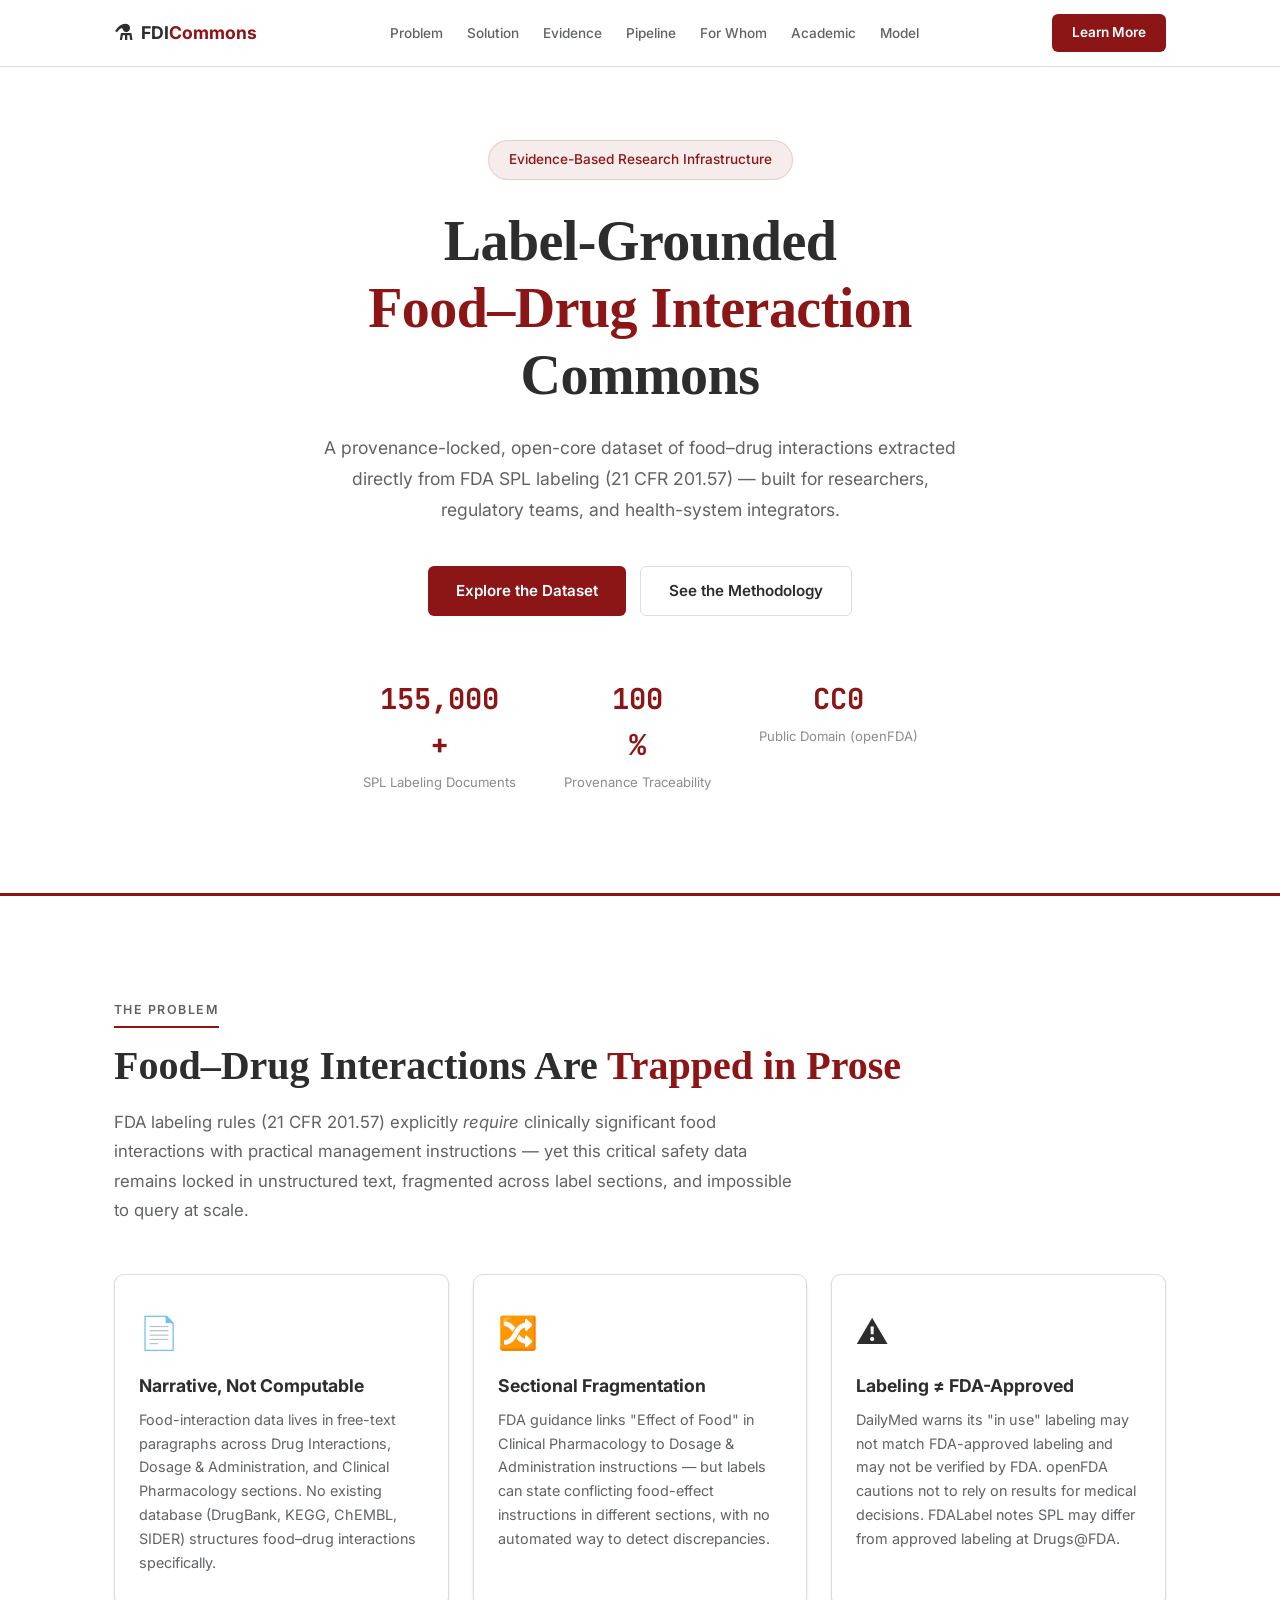
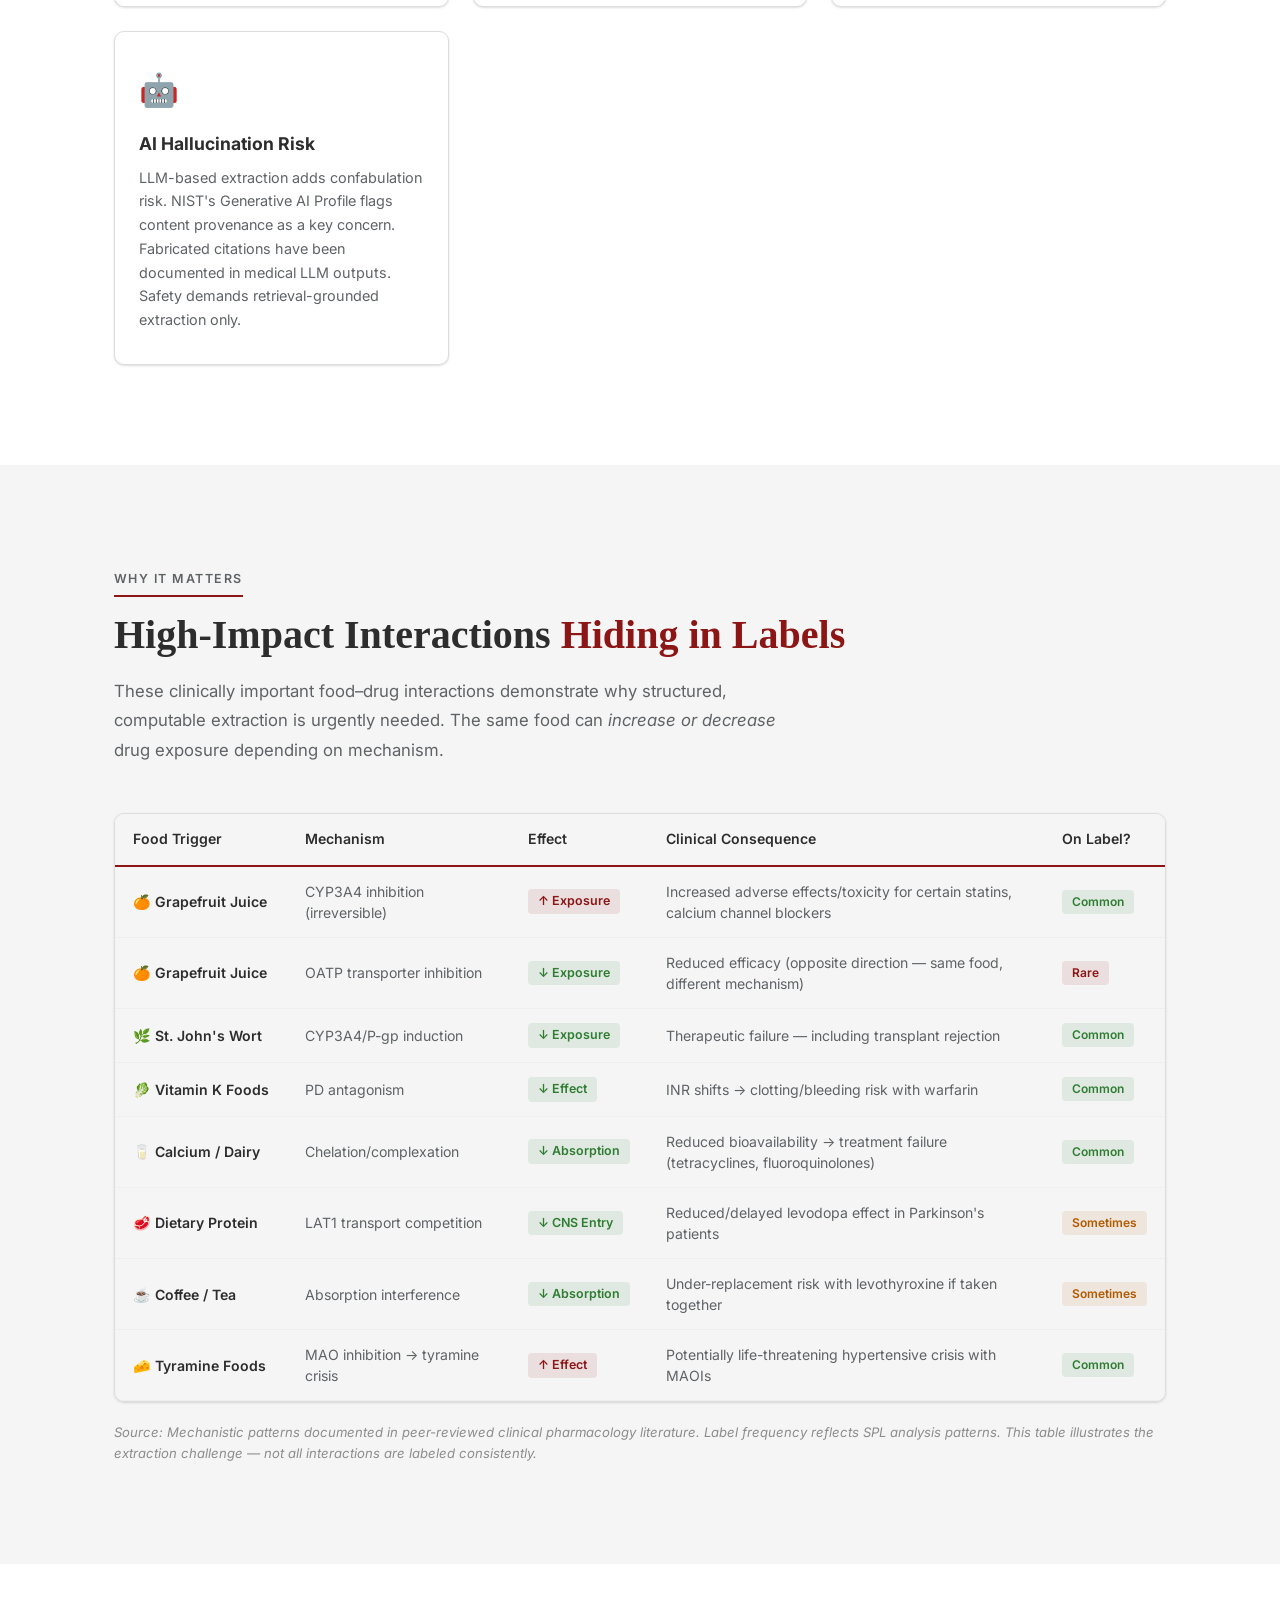
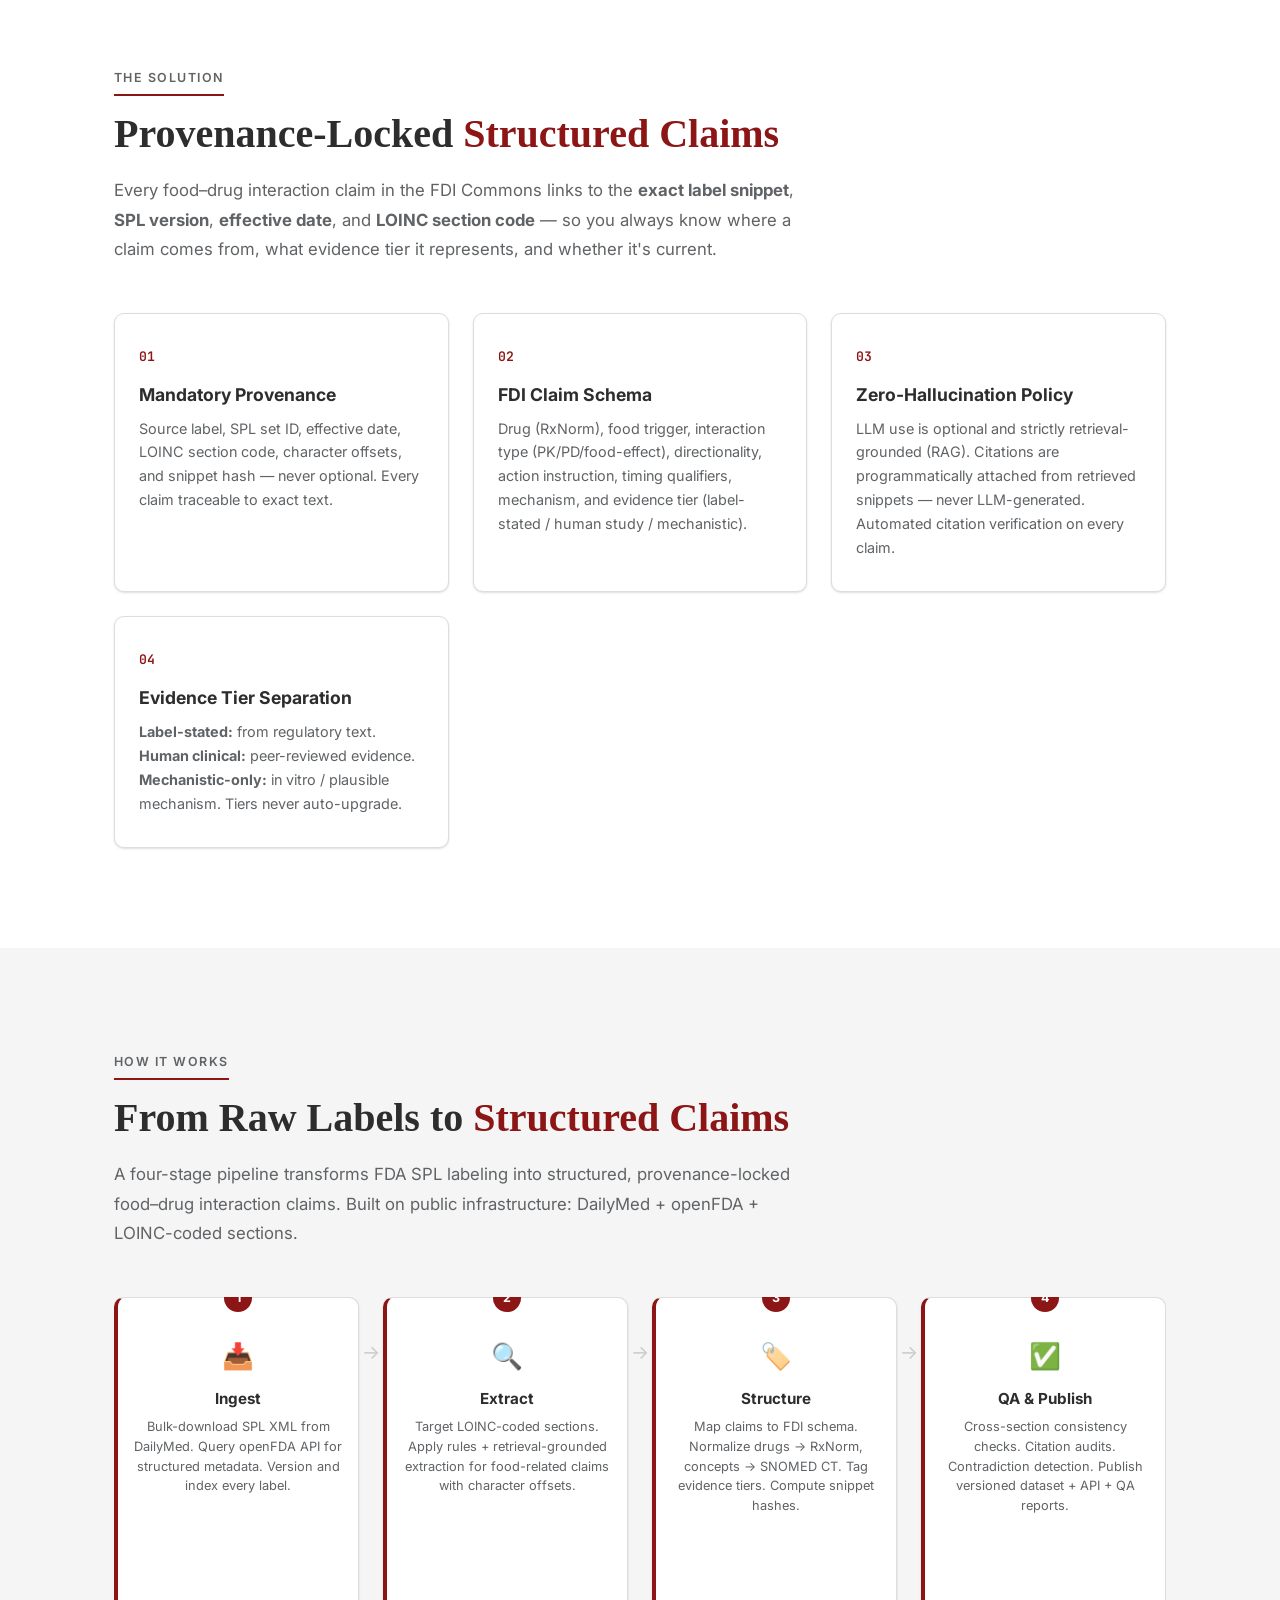
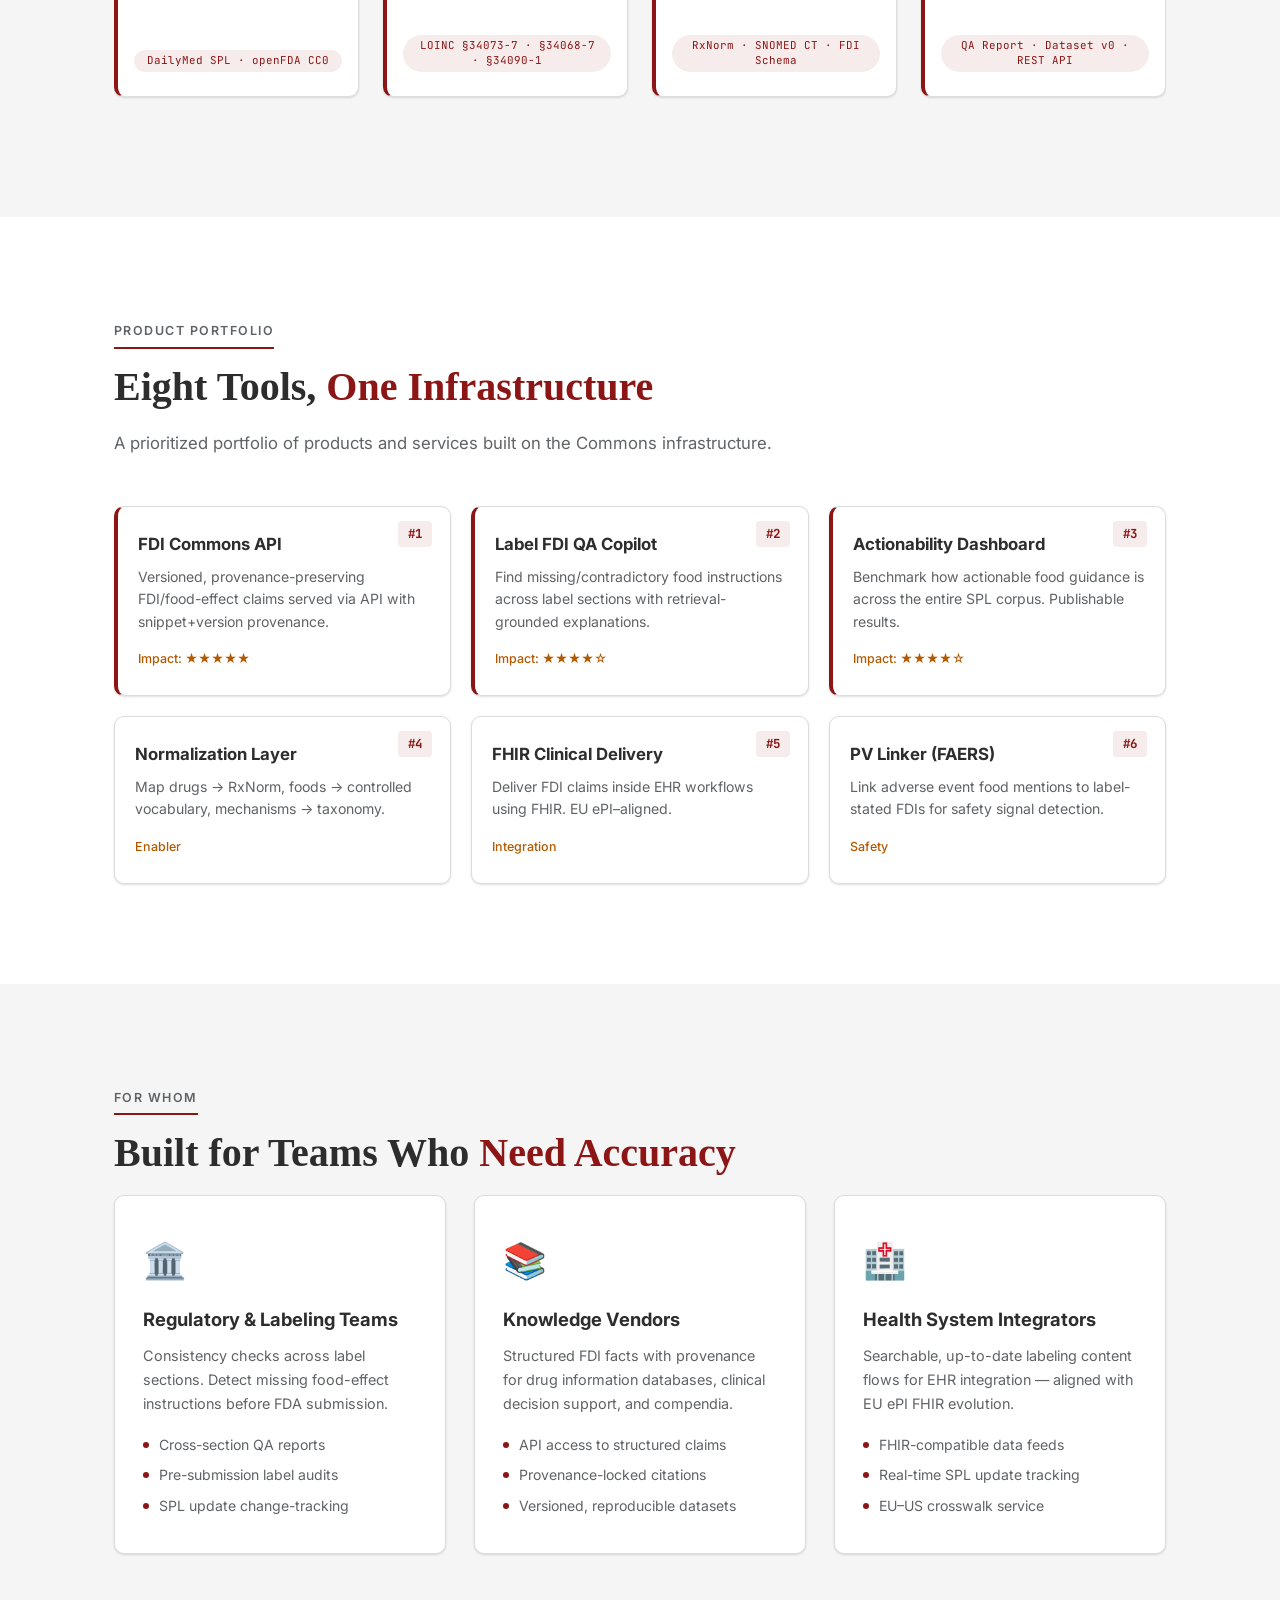
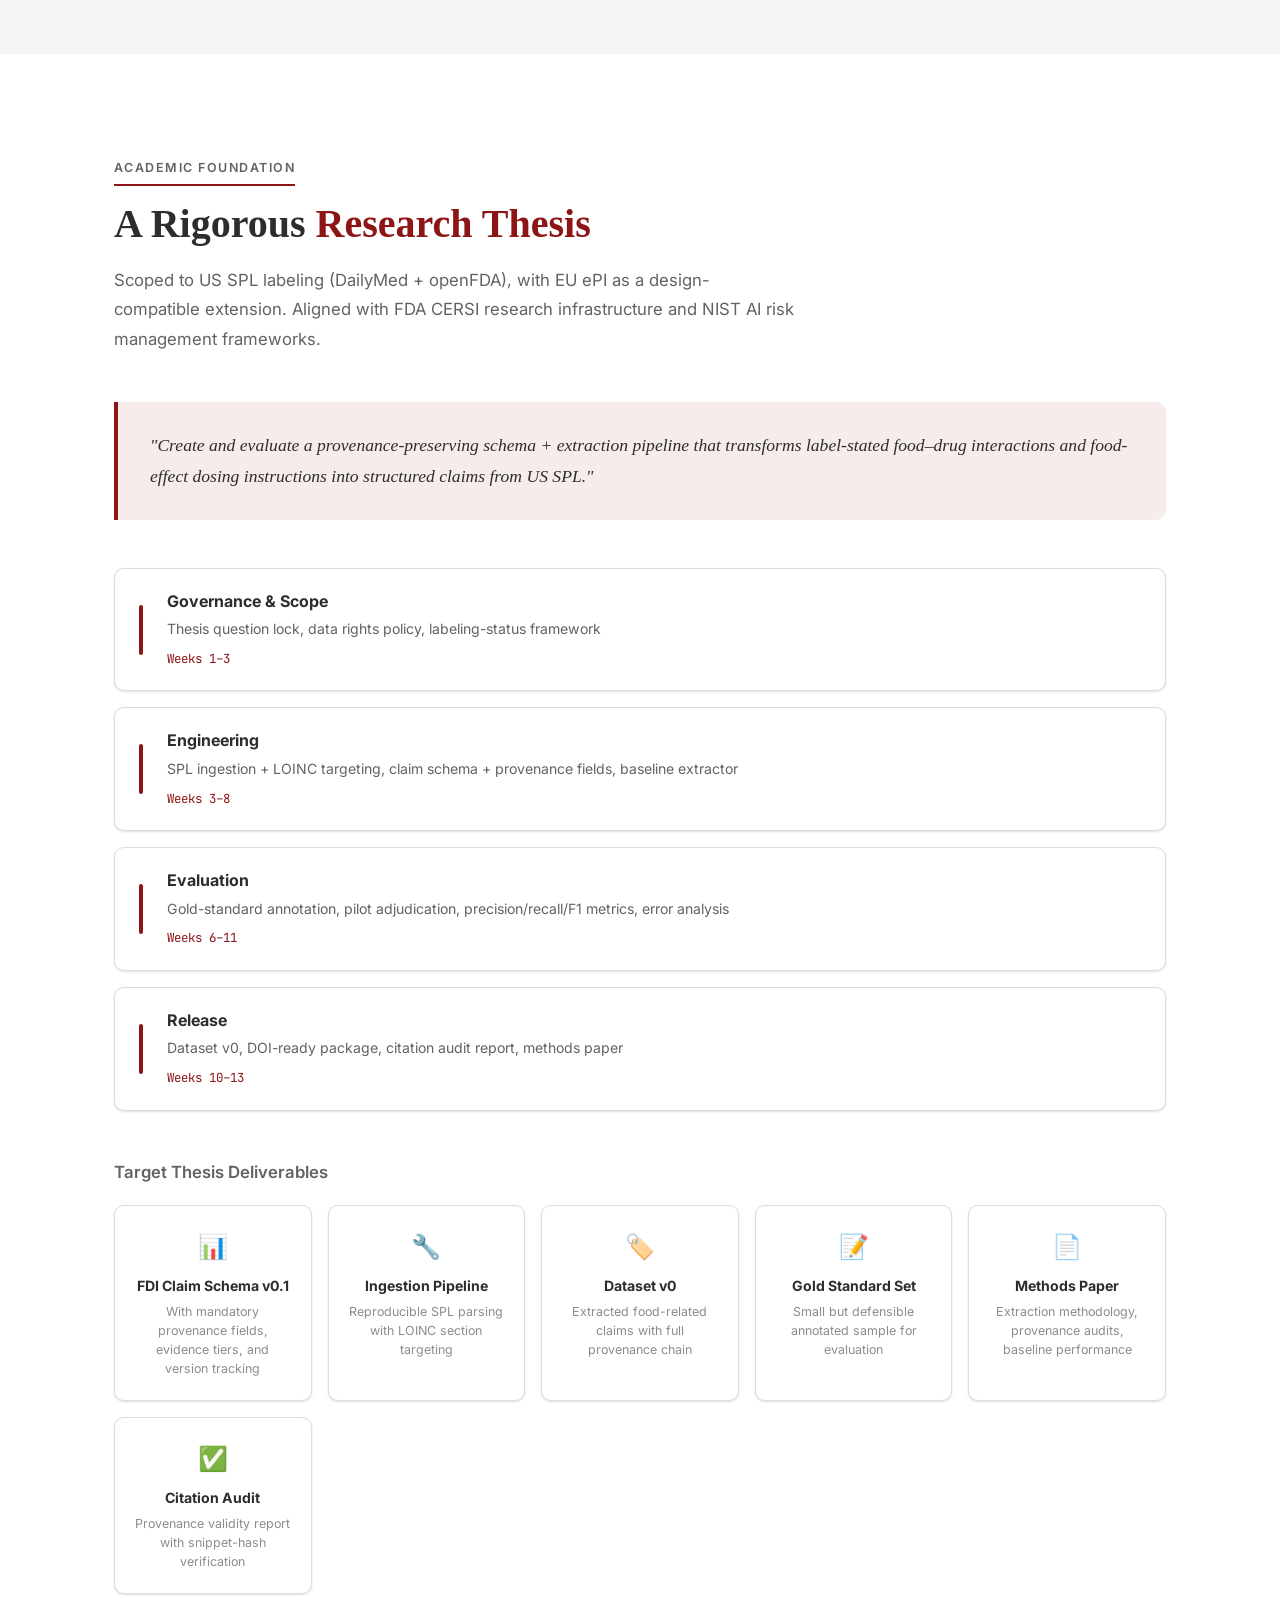
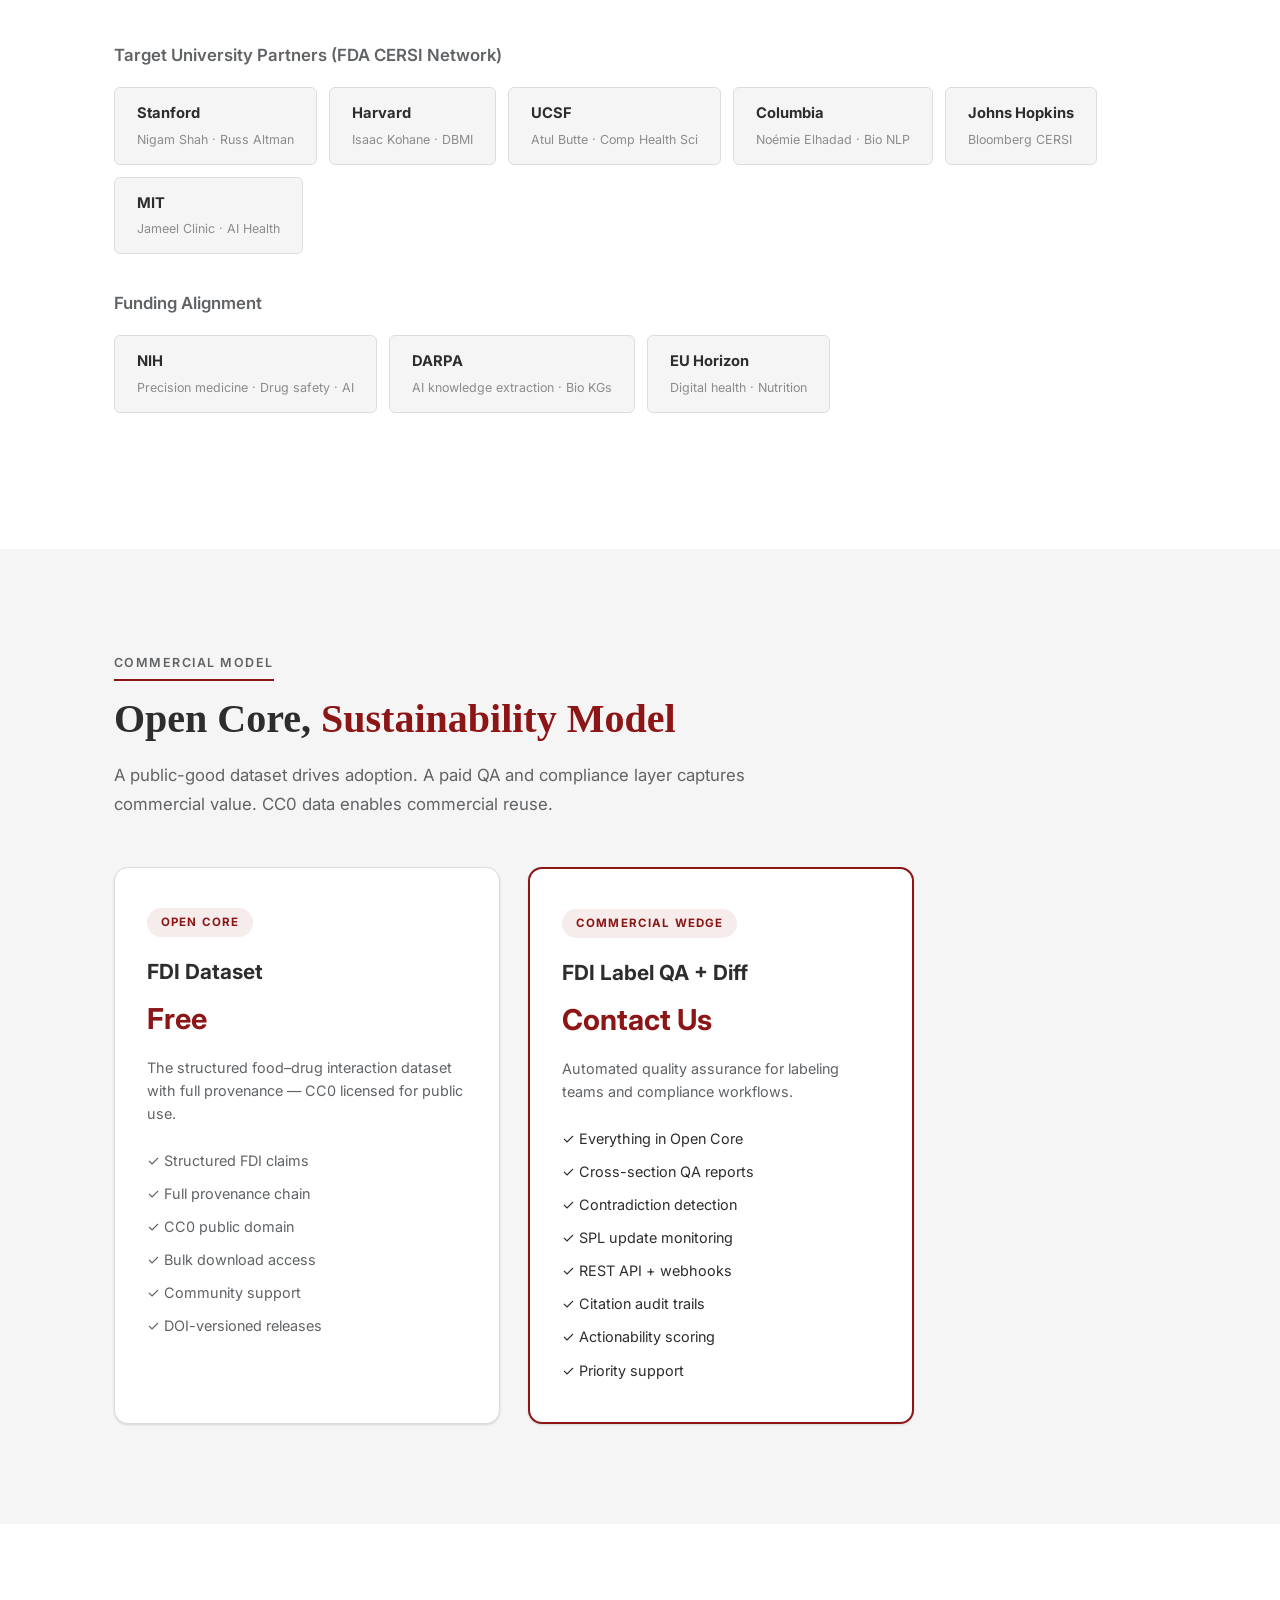
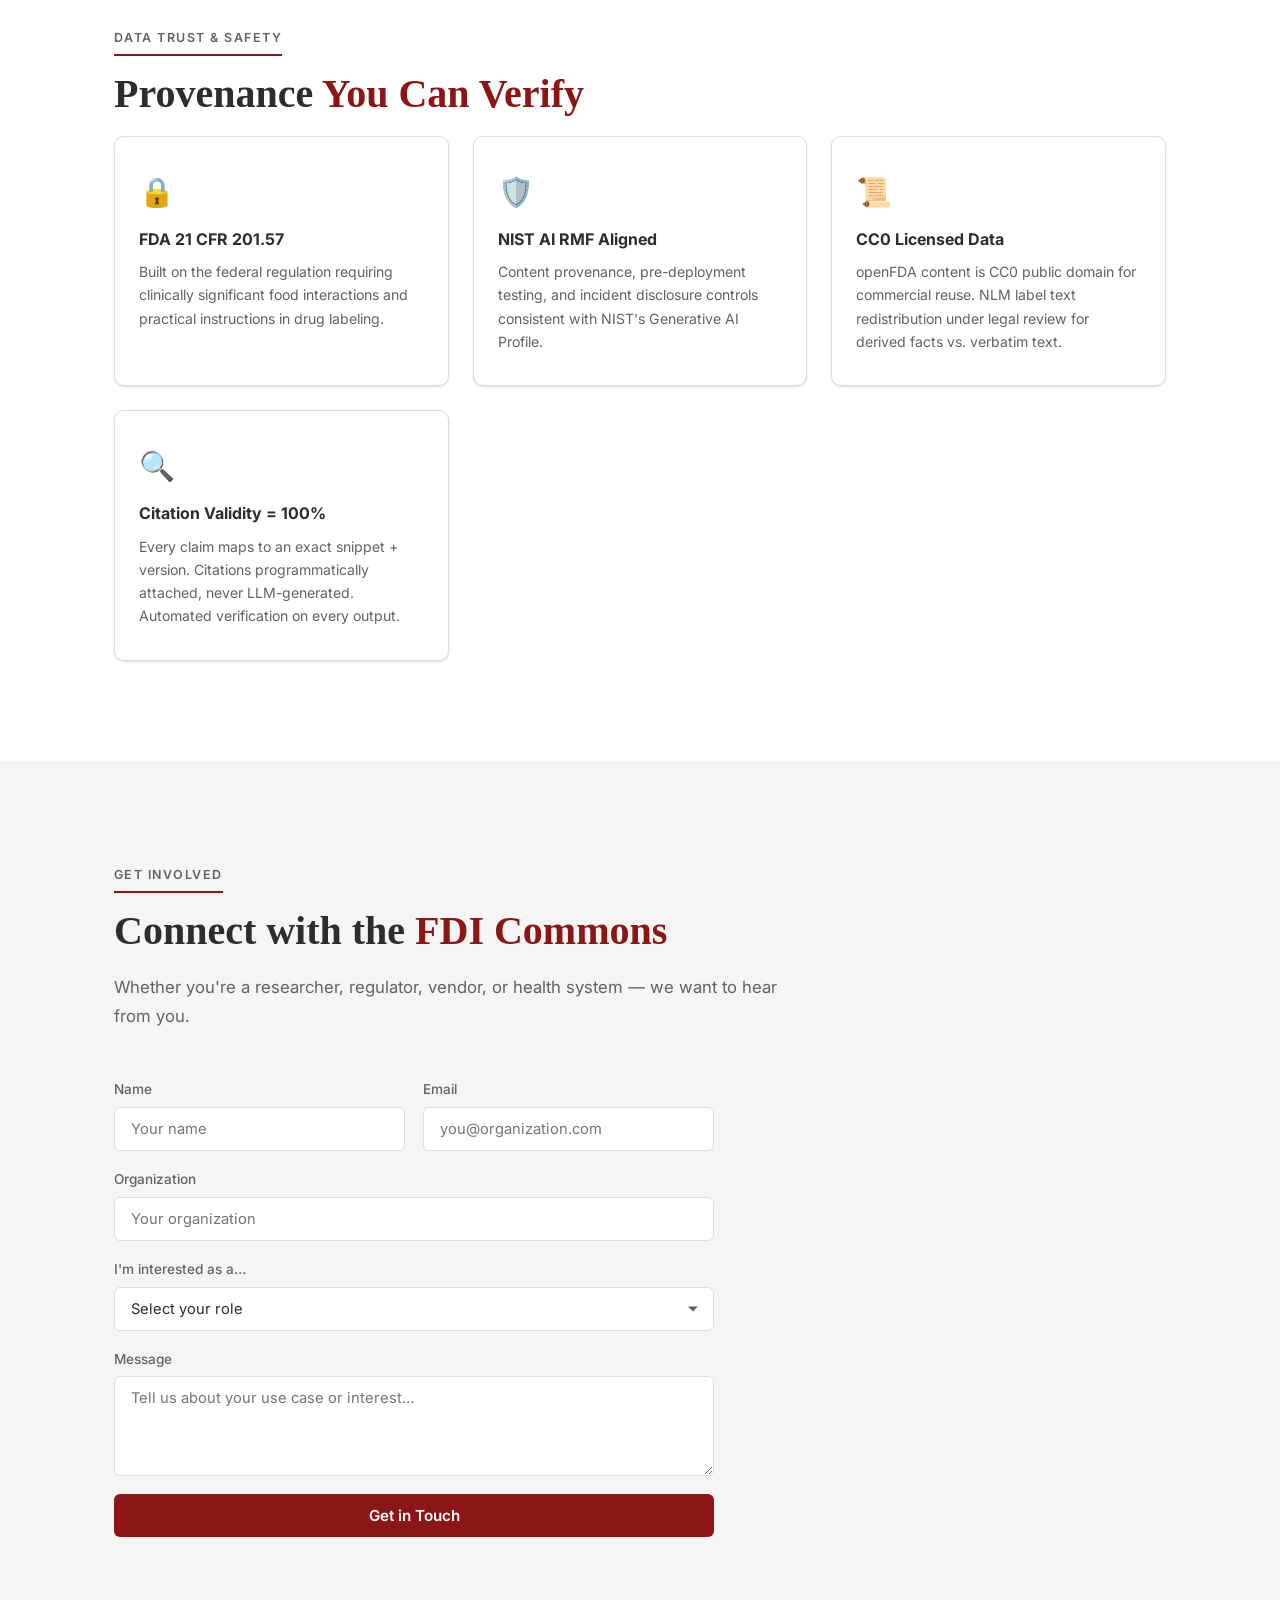
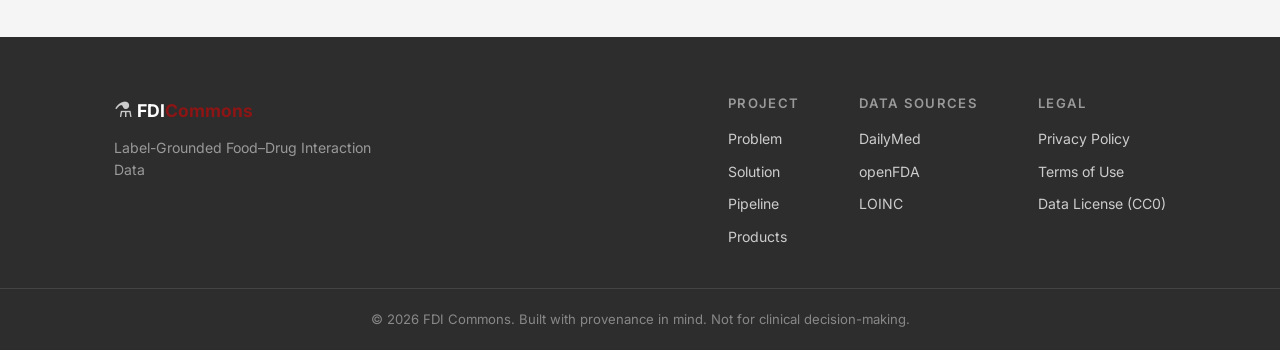
<file: landing/index.html>
<!DOCTYPE html>
<html lang="en">
<head>
  <meta charset="UTF-8" />
  <meta name="viewport" content="width=device-width, initial-scale=1.0" />
  <title>FDI Commons — Label-Grounded Food–Drug Interaction Data</title>
  <meta name="description" content="The first provenance-locked, open-core dataset of food–drug interactions extracted directly from FDA-approved drug labeling. Built for regulatory teams, knowledge vendors, and health-system integrators." />
  <link rel="preconnect" href="https://fonts.googleapis.com" />
  <link rel="preconnect" href="https://fonts.gstatic.com" crossorigin />
  <link href="https://fonts.googleapis.com/css2?family=Inter:wght@300;400;500;600;700&family=JetBrains+Mono:wght@400;500;600&display=swap" rel="stylesheet" />
  <link rel="stylesheet" href="style.css" />
</head>
<body>
  <!-- ========== NAV ========== -->
  <nav id="main-nav">
    <div class="nav-inner">
      <a href="#" class="nav-logo">
        <span class="logo-icon">⚗</span>
        <span class="logo-text">FDI<span class="logo-accent">Commons</span></span>
      </a>
      <ul class="nav-links">
        <li><a href="#problem">Problem</a></li>
        <li><a href="#solution">Solution</a></li>
        <li><a href="#evidence">Evidence</a></li>
        <li><a href="#pipeline">Pipeline</a></li>
        <li><a href="#segments">For Whom</a></li>
        <li><a href="#academic">Academic</a></li>
        <li><a href="#model">Model</a></li>
      </ul>
      <a href="#contact" class="nav-cta">Learn More</a>
    </div>
  </nav>

  <!-- ========== HERO ========== -->
  <header id="hero">
    <div class="hero-content">
      <span class="hero-badge">Evidence-Based Research Infrastructure</span>
      <h1>Label-Grounded<br/><span class="gradient-text">Food–Drug Interaction</span><br/>Commons</h1>
      <p class="hero-sub">A provenance-locked, open-core dataset of food–drug interactions extracted directly from FDA SPL labeling (21 CFR 201.57) — built for researchers, regulatory teams, and health-system integrators.</p>
      <div class="hero-actions">
        <a href="mvp/index.html" class="btn btn-primary" id="hero-cta-primary">Explore the Dataset</a>
        <a href="#pipeline" class="btn btn-outline" id="hero-cta-secondary">See the Methodology</a>
      </div>
      <div class="hero-stats">
        <div class="stat">
          <span class="stat-num" data-target="155000">0</span><span class="stat-suffix">+</span>
          <span class="stat-label">SPL Labeling Documents</span>
        </div>
        <div class="stat">
          <span class="stat-num" data-target="100">0</span><span class="stat-suffix">%</span>
          <span class="stat-label">Provenance Traceability</span>
        </div>
        <div class="stat">
          <span class="stat-num" data-target="0">CC0</span>
          <span class="stat-label">Public Domain (openFDA)</span>
        </div>
      </div>
    </div>
  </header>

  <!-- ========== PROBLEM ========== -->
  <section id="problem" class="section">
    <div class="container">
      <span class="section-label">The Problem</span>
      <h2>Food–Drug Interactions Are <span class="gradient-text">Trapped in Prose</span></h2>

      <p class="section-desc">FDA labeling rules (21 CFR 201.57) explicitly <em>require</em> clinically significant food interactions with practical management instructions — yet this critical safety data remains locked in unstructured text, fragmented across label sections, and impossible to query at scale.</p>
      <div class="problem-grid">
        <div class="problem-card" id="problem-card-1">
          <div class="problem-icon">📄</div>
          <h3>Narrative, Not Computable</h3>
          <p>Food-interaction data lives in free-text paragraphs across Drug Interactions, Dosage &amp; Administration, and Clinical Pharmacology sections. No existing database (DrugBank, KEGG, ChEMBL, SIDER) structures food–drug interactions specifically.</p>
        </div>
        <div class="problem-card" id="problem-card-2">
          <div class="problem-icon">🔀</div>
          <h3>Sectional Fragmentation</h3>
          <p>FDA guidance links "Effect of Food" in Clinical Pharmacology to Dosage &amp; Administration instructions — but labels can state conflicting food-effect instructions in different sections, with no automated way to detect discrepancies.</p>
        </div>
        <div class="problem-card" id="problem-card-3">
          <div class="problem-icon">⚠️</div>
          <h3>Labeling ≠ FDA-Approved</h3>
          <p>DailyMed warns its "in use" labeling may not match FDA-approved labeling and may not be verified by FDA. openFDA cautions not to rely on results for medical decisions. FDALabel notes SPL may differ from approved labeling at Drugs@FDA.</p>
        </div>
        <div class="problem-card" id="problem-card-4">
          <div class="problem-icon">🤖</div>
          <h3>AI Hallucination Risk</h3>
          <p>LLM-based extraction adds confabulation risk. NIST's Generative AI Profile flags content provenance as a key concern. Fabricated citations have been documented in medical LLM outputs. Safety demands retrieval-grounded extraction only.</p>
        </div>
      </div>
    </div>
  </section>

  <!-- ========== EVIDENCE: INTERACTION TABLE ========== -->
  <section id="evidence" class="section section--dark">
    <div class="container">
      <span class="section-label">Why It Matters</span>
      <h2>High-Impact Interactions <span class="gradient-text">Hiding in Labels</span></h2>
      <p class="section-desc">These clinically important food–drug interactions demonstrate why structured, computable extraction is urgently needed. The same food can <em>increase or decrease</em> drug exposure depending on mechanism.</p>
      <div class="evidence-table-wrapper">
        <table class="evidence-table" id="evidence-table">
          <thead>
            <tr>
              <th>Food Trigger</th>
              <th>Mechanism</th>
              <th>Effect</th>
              <th>Clinical Consequence</th>
              <th>On Label?</th>
            </tr>
          </thead>
          <tbody>
            <tr>
              <td><span class="food-tag">🍊 Grapefruit Juice</span></td>
              <td>CYP3A4 inhibition (irreversible)</td>
              <td><span class="dir-tag dir-increase">↑ Exposure</span></td>
              <td>Increased adverse effects/toxicity for certain statins, calcium channel blockers</td>
              <td><span class="label-tag label-yes">Common</span></td>
            </tr>
            <tr>
              <td><span class="food-tag">🍊 Grapefruit Juice</span></td>
              <td>OATP transporter inhibition</td>
              <td><span class="dir-tag dir-decrease">↓ Exposure</span></td>
              <td>Reduced efficacy (opposite direction — same food, different mechanism)</td>
              <td><span class="label-tag label-rare">Rare</span></td>
            </tr>
            <tr>
              <td><span class="food-tag">🌿 St. John's Wort</span></td>
              <td>CYP3A4/P-gp induction</td>
              <td><span class="dir-tag dir-decrease">↓ Exposure</span></td>
              <td>Therapeutic failure — including transplant rejection</td>
              <td><span class="label-tag label-yes">Common</span></td>
            </tr>
            <tr>
              <td><span class="food-tag">🥬 Vitamin K Foods</span></td>
              <td>PD antagonism</td>
              <td><span class="dir-tag dir-decrease">↓ Effect</span></td>
              <td>INR shifts → clotting/bleeding risk with warfarin</td>
              <td><span class="label-tag label-yes">Common</span></td>
            </tr>
            <tr>
              <td><span class="food-tag">🥛 Calcium / Dairy</span></td>
              <td>Chelation/complexation</td>
              <td><span class="dir-tag dir-decrease">↓ Absorption</span></td>
              <td>Reduced bioavailability → treatment failure (tetracyclines, fluoroquinolones)</td>
              <td><span class="label-tag label-yes">Common</span></td>
            </tr>
            <tr>
              <td><span class="food-tag">🥩 Dietary Protein</span></td>
              <td>LAT1 transport competition</td>
              <td><span class="dir-tag dir-decrease">↓ CNS Entry</span></td>
              <td>Reduced/delayed levodopa effect in Parkinson's patients</td>
              <td><span class="label-tag label-some">Sometimes</span></td>
            </tr>
            <tr>
              <td><span class="food-tag">☕ Coffee / Tea</span></td>
              <td>Absorption interference</td>
              <td><span class="dir-tag dir-decrease">↓ Absorption</span></td>
              <td>Under-replacement risk with levothyroxine if taken together</td>
              <td><span class="label-tag label-some">Sometimes</span></td>
            </tr>
            <tr>
              <td><span class="food-tag">🧀 Tyramine Foods</span></td>
              <td>MAO inhibition → tyramine crisis</td>
              <td><span class="dir-tag dir-increase">↑ Effect</span></td>
              <td>Potentially life-threatening hypertensive crisis with MAOIs</td>
              <td><span class="label-tag label-yes">Common</span></td>
            </tr>
          </tbody>
        </table>
      </div>
      <p class="evidence-note">Source: Mechanistic patterns documented in peer-reviewed clinical pharmacology literature. Label frequency reflects SPL analysis patterns. This table illustrates the extraction challenge — not all interactions are labeled consistently.</p>
    </div>
  </section>

  <!-- ========== SOLUTION ========== -->
  <section id="solution" class="section">
    <div class="container">
      <span class="section-label">The Solution</span>
      <h2>Provenance-Locked <span class="gradient-text">Structured Claims</span></h2>
      <p class="section-desc">Every food–drug interaction claim in the FDI Commons links to the <strong>exact label snippet</strong>, <strong>SPL version</strong>, <strong>effective date</strong>, and <strong>LOINC section code</strong> — so you always know where a claim comes from, what evidence tier it represents, and whether it's current.</p>
      <div class="solution-features">
        <div class="feature-card" id="feature-provenance">
          <div class="feature-num">01</div>
          <h3>Mandatory Provenance</h3>
          <p>Source label, SPL set ID, effective date, LOINC section code, character offsets, and snippet hash — never optional. Every claim traceable to exact text.</p>
        </div>
        <div class="feature-card" id="feature-schema">
          <div class="feature-num">02</div>
          <h3>FDI Claim Schema</h3>
          <p>Drug (RxNorm), food trigger, interaction type (PK/PD/food-effect), directionality, action instruction, timing qualifiers, mechanism, and evidence tier (label-stated / human study / mechanistic).</p>
        </div>
        <div class="feature-card" id="feature-audit">
          <div class="feature-num">03</div>
          <h3>Zero-Hallucination Policy</h3>
          <p>LLM use is optional and strictly retrieval-grounded (RAG). Citations are programmatically attached from retrieved snippets — never LLM-generated. Automated citation verification on every claim.</p>
        </div>
        <div class="feature-card" id="feature-version">
          <div class="feature-num">04</div>
          <h3>Evidence Tier Separation</h3>
          <p><strong>Label-stated:</strong> from regulatory text. <strong>Human clinical:</strong> peer-reviewed evidence. <strong>Mechanistic-only:</strong> in vitro / plausible mechanism. Tiers never auto-upgrade.</p>
        </div>
      </div>
    </div>
  </section>

  <!-- ========== PIPELINE ========== -->
  <section id="pipeline" class="section section--dark">
    <div class="container">
      <span class="section-label">How It Works</span>
      <h2>From Raw Labels to <span class="gradient-text">Structured Claims</span></h2>
      <p class="section-desc">A four-stage pipeline transforms FDA SPL labeling into structured, provenance-locked food–drug interaction claims. Built on public infrastructure: DailyMed + openFDA + LOINC-coded sections.</p>
      <div class="pipeline-flow">
        <div class="pipeline-step" id="pipeline-step-1">
          <div class="step-num">1</div>
          <div class="step-icon">📥</div>
          <h3>Ingest</h3>
          <p>Bulk-download SPL XML from DailyMed. Query openFDA API for structured metadata. Version and index every label.</p>
          <span class="step-tag">DailyMed SPL · openFDA CC0</span>
        </div>
        <div class="pipeline-arrow">→</div>
        <div class="pipeline-step" id="pipeline-step-2">
          <div class="step-num">2</div>
          <div class="step-icon">🔍</div>
          <h3>Extract</h3>
          <p>Target LOINC-coded sections. Apply rules + retrieval-grounded extraction for food-related claims with character offsets.</p>
          <span class="step-tag">LOINC §34073-7 · §34068-7 · §34090-1</span>
        </div>
        <div class="pipeline-arrow">→</div>
        <div class="pipeline-step" id="pipeline-step-3">
          <div class="step-num">3</div>
          <div class="step-icon">🏷️</div>
          <h3>Structure</h3>
          <p>Map claims to FDI schema. Normalize drugs → RxNorm, concepts → SNOMED CT. Tag evidence tiers. Compute snippet hashes.</p>
          <span class="step-tag">RxNorm · SNOMED CT · FDI Schema</span>
        </div>
        <div class="pipeline-arrow">→</div>
        <div class="pipeline-step" id="pipeline-step-4">
          <div class="step-num">4</div>
          <div class="step-icon">✅</div>
          <h3>QA & Publish</h3>
          <p>Cross-section consistency checks. Citation audits. Contradiction detection. Publish versioned dataset + API + QA reports.</p>
          <span class="step-tag">QA Report · Dataset v0 · REST API</span>
        </div>
      </div>
    </div>
  </section>

  <!-- ========== PRODUCT PORTFOLIO ========== -->
  <section id="products" class="section">
    <div class="container">
      <span class="section-label">Product Portfolio</span>
      <h2>Eight Tools, <span class="gradient-text">One Infrastructure</span></h2>
      <p class="section-desc">A prioritized portfolio of products and services built on the Commons infrastructure.</p>
      <div class="product-grid">
        <div class="product-card product-card--primary" id="product-1">
          <span class="product-rank">#1</span>
          <h3>FDI Commons API</h3>
          <p>Versioned, provenance-preserving FDI/food-effect claims served via API with snippet+version provenance.</p>
          <span class="product-score">Impact: ★★★★★</span>
        </div>
        <div class="product-card product-card--primary" id="product-2">
          <span class="product-rank">#2</span>
          <h3>Label FDI QA Copilot</h3>
          <p>Find missing/contradictory food instructions across label sections with retrieval-grounded explanations.</p>
          <span class="product-score">Impact: ★★★★☆</span>
        </div>
        <div class="product-card product-card--primary" id="product-3">
          <span class="product-rank">#3</span>
          <h3>Actionability Dashboard</h3>
          <p>Benchmark how actionable food guidance is across the entire SPL corpus. Publishable results.</p>
          <span class="product-score">Impact: ★★★★☆</span>
        </div>
        <div class="product-card" id="product-4">
          <span class="product-rank">#4</span>
          <h3>Normalization Layer</h3>
          <p>Map drugs → RxNorm, foods → controlled vocabulary, mechanisms → taxonomy.</p>
          <span class="product-score">Enabler</span>
        </div>
        <div class="product-card" id="product-5">
          <span class="product-rank">#5</span>
          <h3>FHIR Clinical Delivery</h3>
          <p>Deliver FDI claims inside EHR workflows using FHIR. EU ePI–aligned.</p>
          <span class="product-score">Integration</span>
        </div>
        <div class="product-card" id="product-6">
          <span class="product-rank">#6</span>
          <h3>PV Linker (FAERS)</h3>
          <p>Link adverse event food mentions to label-stated FDIs for safety signal detection.</p>
          <span class="product-score">Safety</span>
        </div>
      </div>
    </div>
  </section>

  <!-- ========== SEGMENTS ========== -->
  <section id="segments" class="section section--dark">
    <div class="container">
      <span class="section-label">For Whom</span>
      <h2>Built for Teams Who <span class="gradient-text">Need Accuracy</span></h2>
      <div class="segments-grid">
        <div class="segment-card" id="segment-regulatory">
          <div class="segment-icon">🏛️</div>
          <h3>Regulatory & Labeling Teams</h3>
          <p>Consistency checks across label sections. Detect missing food-effect instructions before FDA submission.</p>
          <ul>
            <li>Cross-section QA reports</li>
            <li>Pre-submission label audits</li>
            <li>SPL update change-tracking</li>
          </ul>
        </div>
        <div class="segment-card" id="segment-vendors">
          <div class="segment-icon">📚</div>
          <h3>Knowledge Vendors</h3>
          <p>Structured FDI facts with provenance for drug information databases, clinical decision support, and compendia.</p>
          <ul>
            <li>API access to structured claims</li>
            <li>Provenance-locked citations</li>
            <li>Versioned, reproducible datasets</li>
          </ul>
        </div>
        <div class="segment-card" id="segment-health">
          <div class="segment-icon">🏥</div>
          <h3>Health System Integrators</h3>
          <p>Searchable, up-to-date labeling content flows for EHR integration — aligned with EU ePI FHIR evolution.</p>
          <ul>
            <li>FHIR-compatible data feeds</li>
            <li>Real-time SPL update tracking</li>
            <li>EU–US crosswalk service</li>
          </ul>
        </div>
      </div>
    </div>
  </section>

  <!-- ========== ACADEMIC ========== -->
  <section id="academic" class="section">
    <div class="container">
      <span class="section-label">Academic Foundation</span>
      <h2>A Rigorous <span class="gradient-text">Research Thesis</span></h2>
      <p class="section-desc">Scoped to US SPL labeling (DailyMed + openFDA), with EU ePI as a design-compatible extension. Aligned with FDA CERSI research infrastructure and NIST AI risk management frameworks.</p>

      <div class="thesis-goal">
        <div class="thesis-quote">"Create and evaluate a provenance-preserving schema + extraction pipeline that transforms label-stated food–drug interactions and food-effect dosing instructions into structured claims from US SPL."</div>
      </div>

      <div class="timeline">
        <div class="timeline-phase" id="timeline-governance">
          <div class="timeline-bar" style="--phase-color: #8C1515"></div>
          <div class="timeline-info">
            <h3>Governance & Scope</h3>
            <p>Thesis question lock, data rights policy, labeling-status framework</p>
            <span class="timeline-weeks">Weeks 1–3</span>
          </div>
        </div>
        <div class="timeline-phase" id="timeline-engineering">
          <div class="timeline-bar" style="--phase-color: #8C1515"></div>
          <div class="timeline-info">
            <h3>Engineering</h3>
            <p>SPL ingestion + LOINC targeting, claim schema + provenance fields, baseline extractor</p>
            <span class="timeline-weeks">Weeks 3–8</span>
          </div>
        </div>
        <div class="timeline-phase" id="timeline-evaluation">
          <div class="timeline-bar" style="--phase-color: #8C1515"></div>
          <div class="timeline-info">
            <h3>Evaluation</h3>
            <p>Gold-standard annotation, pilot adjudication, precision/recall/F1 metrics, error analysis</p>
            <span class="timeline-weeks">Weeks 6–11</span>
          </div>
        </div>
        <div class="timeline-phase" id="timeline-release">
          <div class="timeline-bar" style="--phase-color: #8C1515"></div>
          <div class="timeline-info">
            <h3>Release</h3>
            <p>Dataset v0, DOI-ready package, citation audit report, methods paper</p>
            <span class="timeline-weeks">Weeks 10–13</span>
          </div>
        </div>
      </div>

      <h3 class="subsection-heading">Target Thesis Deliverables</h3>
      <div class="deliverables-grid">
        <div class="deliverable-card">
          <span class="del-icon">📊</span>
          <h4>FDI Claim Schema v0.1</h4>
          <p>With mandatory provenance fields, evidence tiers, and version tracking</p>
        </div>
        <div class="deliverable-card">
          <span class="del-icon">🔧</span>
          <h4>Ingestion Pipeline</h4>
          <p>Reproducible SPL parsing with LOINC section targeting</p>
        </div>
        <div class="deliverable-card">
          <span class="del-icon">🏷️</span>
          <h4>Dataset v0</h4>
          <p>Extracted food-related claims with full provenance chain</p>
        </div>
        <div class="deliverable-card">
          <span class="del-icon">📝</span>
          <h4>Gold Standard Set</h4>
          <p>Small but defensible annotated sample for evaluation</p>
        </div>
        <div class="deliverable-card">
          <span class="del-icon">📄</span>
          <h4>Methods Paper</h4>
          <p>Extraction methodology, provenance audits, baseline performance</p>
        </div>
        <div class="deliverable-card">
          <span class="del-icon">✅</span>
          <h4>Citation Audit</h4>
          <p>Provenance validity report with snippet-hash verification</p>
        </div>
      </div>

      <div class="university-grid">
        <h3 class="uni-heading">Target University Partners (FDA CERSI Network)</h3>
        <div class="uni-cards">
          <div class="uni-card">
            <strong>Stanford</strong>
            <span>Nigam Shah · Russ Altman</span>
          </div>
          <div class="uni-card">
            <strong>Harvard</strong>
            <span>Isaac Kohane · DBMI</span>
          </div>
          <div class="uni-card">
            <strong>UCSF</strong>
            <span>Atul Butte · Comp Health Sci</span>
          </div>
          <div class="uni-card">
            <strong>Columbia</strong>
            <span>Noémie Elhadad · Bio NLP</span>
          </div>
          <div class="uni-card">
            <strong>Johns Hopkins</strong>
            <span>Bloomberg CERSI</span>
          </div>
          <div class="uni-card">
            <strong>MIT</strong>
            <span>Jameel Clinic · AI Health</span>
          </div>
        </div>
      </div>

      <div class="funding-align">
        <h3 class="uni-heading">Funding Alignment</h3>
        <div class="uni-cards">
          <div class="uni-card"><strong>NIH</strong><span>Precision medicine · Drug safety · AI</span></div>
          <div class="uni-card"><strong>DARPA</strong><span>AI knowledge extraction · Bio KGs</span></div>
          <div class="uni-card"><strong>EU Horizon</strong><span>Digital health · Nutrition</span></div>
        </div>
      </div>
    </div>
  </section>

  <!-- ========== COMMERCIAL MODEL ========== -->
  <section id="model" class="section section--dark">
    <div class="container">
      <span class="section-label">Commercial Model</span>
      <h2>Open Core, <span class="gradient-text">Sustainability Model</span></h2>
      <p class="section-desc">A public-good dataset drives adoption. A paid QA and compliance layer captures commercial value. CC0 data enables commercial reuse.</p>
      <div class="pricing-grid">
        <div class="pricing-card" id="pricing-open">
          <div class="pricing-badge">Open Core</div>
          <h3>FDI Dataset</h3>
          <div class="pricing-price">Free</div>
          <p class="pricing-desc">The structured food–drug interaction dataset with full provenance — CC0 licensed for public use.</p>
          <ul>
            <li>✓ Structured FDI claims</li>
            <li>✓ Full provenance chain</li>
            <li>✓ CC0 public domain</li>
            <li>✓ Bulk download access</li>
            <li>✓ Community support</li>
            <li>✓ DOI-versioned releases</li>
          </ul>
        </div>
        <div class="pricing-card pricing-card--featured" id="pricing-pro">
          <div class="pricing-badge">Commercial Wedge</div>
          <h3>FDI Label QA + Diff</h3>
          <div class="pricing-price">Contact Us</div>
          <p class="pricing-desc">Automated quality assurance for labeling teams and compliance workflows.</p>
          <ul>
            <li>✓ Everything in Open Core</li>
            <li>✓ Cross-section QA reports</li>
            <li>✓ Contradiction detection</li>
            <li>✓ SPL update monitoring</li>
            <li>✓ REST API + webhooks</li>
            <li>✓ Citation audit trails</li>
            <li>✓ Actionability scoring</li>
            <li>✓ Priority support</li>
          </ul>
        </div>
      </div>
    </div>
  </section>

  <!-- ========== DATA TRUST ========== -->
  <section id="trust" class="section">
    <div class="container">
      <span class="section-label">Data Trust & Safety</span>
      <h2>Provenance <span class="gradient-text">You Can Verify</span></h2>
      <div class="trust-grid">
        <div class="trust-item" id="trust-fda">
          <div class="trust-icon">🔒</div>
          <h3>FDA 21 CFR 201.57</h3>
          <p>Built on the federal regulation requiring clinically significant food interactions and practical instructions in drug labeling.</p>
        </div>
        <div class="trust-item" id="trust-nist">
          <div class="trust-icon">🛡️</div>
          <h3>NIST AI RMF Aligned</h3>
          <p>Content provenance, pre-deployment testing, and incident disclosure controls consistent with NIST's Generative AI Profile.</p>
        </div>
        <div class="trust-item" id="trust-cc0">
          <div class="trust-icon">📜</div>
          <h3>CC0 Licensed Data</h3>
          <p>openFDA content is CC0 public domain for commercial reuse. NLM label text redistribution under legal review for derived facts vs. verbatim text.</p>
        </div>
        <div class="trust-item" id="trust-audit">
          <div class="trust-icon">🔍</div>
          <h3>Citation Validity = 100%</h3>
          <p>Every claim maps to an exact snippet + version. Citations programmatically attached, never LLM-generated. Automated verification on every output.</p>
        </div>
      </div>
    </div>
  </section>

  <!-- ========== CONTACT ========== -->
  <section id="contact" class="section section--dark">
    <div class="container">
      <span class="section-label">Get Involved</span>
      <h2>Connect with the <span class="gradient-text">FDI Commons</span></h2>
      <p class="section-desc">Whether you're a researcher, regulator, vendor, or health system — we want to hear from you.</p>
      <form id="contact-form" class="contact-form" onsubmit="return false;">
        <div class="form-row">
          <div class="form-group">
            <label for="contact-name">Name</label>
            <input type="text" id="contact-name" placeholder="Your name" required />
          </div>
          <div class="form-group">
            <label for="contact-email">Email</label>
            <input type="email" id="contact-email" placeholder="you@organization.com" required />
          </div>
        </div>
        <div class="form-group">
          <label for="contact-org">Organization</label>
          <input type="text" id="contact-org" placeholder="Your organization" />
        </div>
        <div class="form-group">
          <label for="contact-role">I'm interested as a…</label>
          <select id="contact-role">
            <option value="">Select your role</option>
            <option value="researcher">Researcher / Academic</option>
            <option value="regulatory">Regulatory / Labeling Team</option>
            <option value="vendor">Knowledge / Data Vendor</option>
            <option value="health-system">Health System / EHR Integrator</option>
            <option value="investor">Investor / Advisor</option>
            <option value="professor">University Professor</option>
            <option value="other">Other</option>
          </select>
        </div>
        <div class="form-group">
          <label for="contact-message">Message</label>
          <textarea id="contact-message" rows="4" placeholder="Tell us about your use case or interest…"></textarea>
        </div>
        <button type="submit" class="btn btn-primary btn-full" id="contact-submit">Get in Touch</button>
      </form>
    </div>
  </section>

  <!-- ========== FOOTER ========== -->
  <footer id="main-footer">
    <div class="container footer-inner">
      <div class="footer-brand">
        <span class="logo-icon">⚗</span>
        <span class="logo-text">FDI<span class="logo-accent">Commons</span></span>
        <p>Label-Grounded Food–Drug Interaction Data</p>
      </div>
      <div class="footer-links">
        <div class="footer-col">
          <h4>Project</h4>
          <a href="#problem">Problem</a>
          <a href="#solution">Solution</a>
          <a href="#pipeline">Pipeline</a>
          <a href="#products">Products</a>
        </div>
        <div class="footer-col">
          <h4>Data Sources</h4>
          <a href="https://dailymed.nlm.nih.gov/" target="_blank" rel="noopener">DailyMed</a>
          <a href="https://open.fda.gov/" target="_blank" rel="noopener">openFDA</a>
          <a href="https://loinc.org/" target="_blank" rel="noopener">LOINC</a>
        </div>
        <div class="footer-col">
          <h4>Legal</h4>
          <a href="#">Privacy Policy</a>
          <a href="#">Terms of Use</a>
          <a href="#">Data License (CC0)</a>
        </div>
      </div>
    </div>
    <div class="footer-bottom">
      <p>&copy; 2026 FDI Commons. Built with provenance in mind. Not for clinical decision-making.</p>
    </div>
  </footer>

  <script src="script.js"></script>
</body>
</html>
</file>
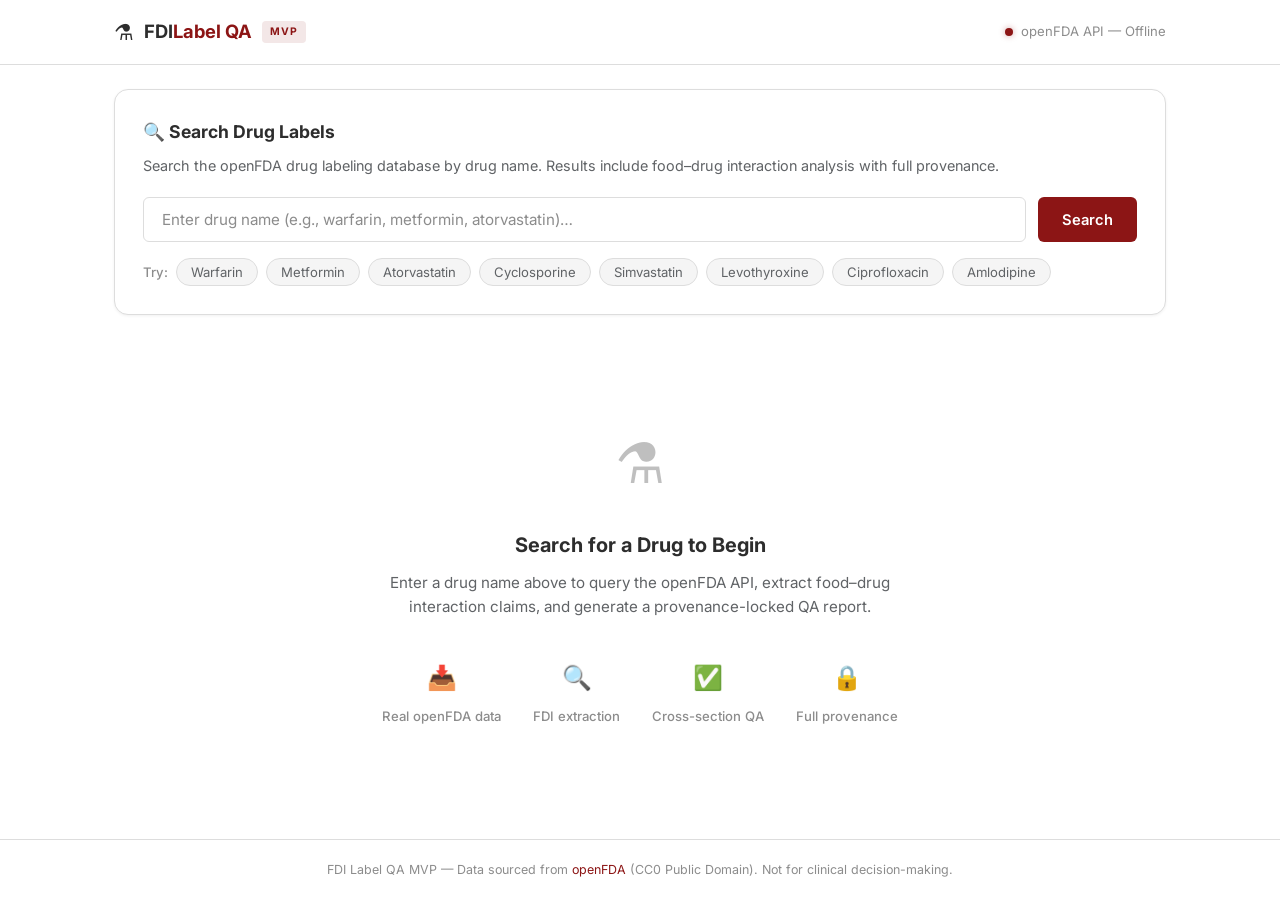
<file: mvp/index.html>
<!DOCTYPE html>
<html lang="en">
<head>
  <meta charset="UTF-8" />
  <meta name="viewport" content="width=device-width, initial-scale=1.0" />
  <title>FDI Label QA — Food–Drug Interaction Analyzer</title>
  <meta name="description" content="Search FDA drug labels and extract structured food–drug interaction claims with full provenance. Detect cross-section contradictions." />
  <link rel="preconnect" href="https://fonts.googleapis.com" />
  <link rel="preconnect" href="https://fonts.gstatic.com" crossorigin />
  <link href="https://fonts.googleapis.com/css2?family=Inter:wght@300;400;500;600;700;800&family=JetBrains+Mono:wght@400;500;600&display=swap" rel="stylesheet" />
  <link rel="stylesheet" href="style.css" />
</head>
<body>
  <!-- ========== TOP BAR ========== -->
  <header id="app-header">
    <div class="header-inner">
      <div class="header-brand">
        <span class="brand-icon">⚗</span>
        <span class="brand-name">FDI<span class="brand-accent">Label QA</span></span>
        <span class="brand-tag">MVP</span>
      </div>
      <div class="header-status" id="api-status">
        <span class="status-dot"></span>
        <span class="status-text">openFDA API</span>
      </div>
    </div>
  </header>

  <!-- ========== MAIN APP ========== -->
  <main id="app-main">
    <!-- SEARCH PANEL -->
    <section id="search-panel" class="panel">
      <h2 class="panel-title">🔍 Search Drug Labels</h2>
      <p class="panel-desc">Search the openFDA drug labeling database by drug name. Results include food–drug interaction analysis with full provenance.</p>
      <div class="search-bar" id="search-bar">
        <input
          type="text"
          id="search-input"
          placeholder="Enter drug name (e.g., warfarin, metformin, atorvastatin)…"
          autocomplete="off"
        />
        <button id="search-btn" class="btn btn-primary">Search</button>
      </div>
      <div class="quick-searches" id="quick-searches">
        <span class="quick-label">Try:</span>
        <button class="quick-btn" data-drug="warfarin">Warfarin</button>
        <button class="quick-btn" data-drug="metformin">Metformin</button>
        <button class="quick-btn" data-drug="atorvastatin">Atorvastatin</button>
        <button class="quick-btn" data-drug="cyclosporine">Cyclosporine</button>
        <button class="quick-btn" data-drug="simvastatin">Simvastatin</button>
        <button class="quick-btn" data-drug="levothyroxine">Levothyroxine</button>
        <button class="quick-btn" data-drug="ciprofloxacin">Ciprofloxacin</button>
        <button class="quick-btn" data-drug="amlodipine">Amlodipine</button>
      </div>
    </section>

    <!-- LOADING -->
    <div id="loading" class="loading hidden">
      <div class="spinner"></div>
      <p>Querying openFDA and analyzing label sections…</p>
    </div>

    <!-- RESULTS CONTAINER -->
    <div id="results-container" class="hidden">

      <!-- DRUG INFO HEADER -->
      <section id="drug-info" class="panel">
        <div class="drug-header">
          <div>
            <h2 class="drug-name" id="drug-name"></h2>
            <p class="drug-meta" id="drug-meta"></p>
          </div>
          <div class="drug-actions">
            <button class="btn btn-outline btn-sm" id="export-json-btn">Export JSON</button>
            <button class="btn btn-outline btn-sm" id="export-report-btn">Export QA Report</button>
          </div>
        </div>
      </section>

      <!-- QA REPORT SUMMARY -->
      <section id="qa-summary" class="panel panel--qa">
        <h3 class="panel-title">📋 QA Report Summary</h3>
        <div class="qa-stats" id="qa-stats"></div>
        <div id="qa-issues"></div>
      </section>

      <!-- EXTRACTED FDI CLAIMS -->
      <section id="fdi-claims" class="panel">
        <h3 class="panel-title">🏷️ Extracted Food–Drug Interaction Claims</h3>
        <p class="panel-desc">Claims extracted via keyword pattern matching against label text. Each claim includes provenance metadata.</p>
        <div id="claims-list"></div>
      </section>

      <!-- RAW LABEL SECTIONS -->
      <section id="label-sections" class="panel">
        <h3 class="panel-title">📄 Label Sections (Source Text)</h3>
        <div class="section-tabs" id="section-tabs"></div>
        <div id="section-content" class="section-content-area"></div>
      </section>

    </div>

    <!-- EMPTY STATE -->
    <div id="empty-state" class="empty-state">
      <div class="empty-icon">⚗</div>
      <h3>Search for a Drug to Begin</h3>
      <p>Enter a drug name above to query the openFDA API, extract food–drug interaction claims, and generate a provenance-locked QA report.</p>
      <div class="empty-features">
        <div class="empty-feat">
          <span>📥</span>
          <p>Real openFDA data</p>
        </div>
        <div class="empty-feat">
          <span>🔍</span>
          <p>FDI extraction</p>
        </div>
        <div class="empty-feat">
          <span>✅</span>
          <p>Cross-section QA</p>
        </div>
        <div class="empty-feat">
          <span>🔒</span>
          <p>Full provenance</p>
        </div>
      </div>
    </div>
  </main>

  <!-- FOOTER -->
  <footer id="app-footer">
    <p>FDI Label QA MVP — Data sourced from <a href="https://open.fda.gov/" target="_blank" rel="noopener">openFDA</a> (CC0 Public Domain). Not for clinical decision-making.</p>
  </footer>

  <script src="app.js"></script>
</body>
</html>
</file>
<file: landing/style.css>
/* ===== RESET & BASE ===== */
*, *::before, *::after {
  margin: 0;
  padding: 0;
  box-sizing: border-box;
}

:root {
  --bg-primary: #FFFFFF;
  --bg-secondary: #F5F5F5;
  --bg-card: #FFFFFF;
  --bg-card-hover: #FAFAFA;
  --surface: #F5F5F5;
  --border: #DDDDDD;
  --border-hover: #BBBBBB;

  --text-primary: #2D2D2D;
  --text-secondary: #606366;
  --text-muted: #8C8C8C;

  --cardinal: #8C1515;
  --cardinal-light: rgba(140,21,21,0.08);
  --cardinal-hover: #6F1010;
  --accent-amber: #B35900;
  --accent-green: #2E7D32;

  --radius-sm: 6px;
  --radius-md: 10px;
  --radius-lg: 14px;
  --radius-xl: 18px;

  --font-serif: 'Georgia', 'Times New Roman', serif;
  --font-sans: 'Inter', -apple-system, BlinkMacSystemFont, sans-serif;
  --font-mono: 'JetBrains Mono', 'Fira Code', monospace;

  --shadow-card: 0 1px 3px rgba(0,0,0,0.08), 0 1px 2px rgba(0,0,0,0.06);
  --shadow-hover: 0 4px 12px rgba(0,0,0,0.1);
  --transition: 0.25s ease;
}

html {
  scroll-behavior: smooth;
  -webkit-font-smoothing: antialiased;
  -moz-osx-font-smoothing: grayscale;
}

body {
  font-family: var(--font-sans);
  background: var(--bg-primary);
  color: var(--text-primary);
  line-height: 1.6;
  overflow-x: hidden;
}

a { color: inherit; text-decoration: none; }
ul { list-style: none; }

.container {
  max-width: 1100px;
  margin: 0 auto;
  padding: 0 24px;
}

/* ===== ACCENT TEXT ===== */
.gradient-text {
  color: var(--cardinal);
}

/* ===== NAV ===== */
#main-nav {
  position: fixed;
  top: 0;
  left: 0;
  right: 0;
  z-index: 1000;
  padding: 14px 0;
  background: rgba(255,255,255,0.95);
  backdrop-filter: blur(8px);
  border-bottom: 1px solid var(--border);
  transition: var(--transition);
}

.nav-inner {
  max-width: 1100px;
  margin: 0 auto;
  padding: 0 24px;
  display: flex;
  align-items: center;
  justify-content: space-between;
}

.nav-logo {
  display: flex;
  align-items: center;
  gap: 8px;
  font-weight: 700;
  font-size: 1.1rem;
}

.logo-icon {
  font-size: 1.3rem;
}

.logo-accent { color: var(--cardinal); }

.nav-links {
  display: flex;
  gap: 24px;
}

.nav-links a {
  font-size: 0.85rem;
  font-weight: 500;
  color: var(--text-secondary);
  transition: var(--transition);
  position: relative;
}

.nav-links a::after {
  content: '';
  position: absolute;
  bottom: -4px;
  left: 0;
  width: 0;
  height: 2px;
  background: var(--cardinal);
  transition: var(--transition);
}

.nav-links a:hover { color: var(--text-primary); }
.nav-links a:hover::after { width: 100%; }

.nav-cta {
  padding: 8px 20px;
  border-radius: var(--radius-sm);
  font-size: 0.85rem;
  font-weight: 600;
  background: var(--cardinal);
  color: #fff;
  transition: var(--transition);
}

.nav-cta:hover {
  background: var(--cardinal-hover);
}

/* ===== BUTTONS ===== */
.btn {
  display: inline-flex;
  align-items: center;
  justify-content: center;
  padding: 12px 28px;
  border-radius: var(--radius-sm);
  font-size: 0.95rem;
  font-weight: 600;
  cursor: pointer;
  transition: var(--transition);
  border: none;
  font-family: var(--font-sans);
}

.btn-primary {
  background: var(--cardinal);
  color: #fff;
}

.btn-primary:hover {
  background: var(--cardinal-hover);
}

.btn-outline {
  background: transparent;
  border: 1.5px solid var(--border);
  color: var(--text-primary);
}

.btn-outline:hover {
  border-color: var(--cardinal);
  color: var(--cardinal);
}

.btn-full { width: 100%; }

/* ===== HERO ===== */
#hero {
  min-height: 90vh;
  display: flex;
  align-items: center;
  justify-content: center;
  position: relative;
  padding: 140px 24px 100px;
  background: var(--bg-primary);
  border-bottom: 3px solid var(--cardinal);
}

.hero-content {
  position: relative;
  z-index: 1;
  text-align: center;
  max-width: 800px;
}

.hero-badge {
  display: inline-flex;
  align-items: center;
  gap: 8px;
  padding: 8px 20px;
  border-radius: 100px;
  background: var(--cardinal-light);
  border: 1px solid rgba(140,21,21,0.15);
  font-size: 0.85rem;
  color: var(--cardinal);
  font-weight: 500;
  margin-bottom: 28px;
  animation: fadeInUp 0.6s ease-out;
}

#hero h1 {
  font-family: var(--font-serif);
  font-size: clamp(2.2rem, 5vw, 3.5rem);
  font-weight: 700;
  line-height: 1.2;
  letter-spacing: -0.01em;
  margin-bottom: 24px;
  color: var(--text-primary);
  animation: fadeInUp 0.6s ease-out 0.1s both;
}

.hero-sub {
  font-size: 1.1rem;
  color: var(--text-secondary);
  max-width: 650px;
  margin: 0 auto 40px;
  line-height: 1.75;
  animation: fadeInUp 0.6s ease-out 0.2s both;
}

.hero-actions {
  display: flex;
  gap: 14px;
  justify-content: center;
  flex-wrap: wrap;
  margin-bottom: 60px;
  animation: fadeInUp 0.6s ease-out 0.3s both;
}

.hero-stats {
  display: flex;
  gap: 48px;
  justify-content: center;
  flex-wrap: wrap;
  animation: fadeInUp 0.6s ease-out 0.4s both;
}

.stat { display: flex; flex-direction: column; align-items: center; }

.stat-num, .stat-suffix {
  font-size: 1.8rem;
  font-weight: 700;
  font-family: var(--font-mono);
  color: var(--cardinal);
}

.stat-label {
  font-size: 0.82rem;
  color: var(--text-muted);
  margin-top: 4px;
}

@keyframes fadeInUp {
  from { opacity: 0; transform: translateY(20px); }
  to { opacity: 1; transform: translateY(0); }
}

/* ===== SECTIONS ===== */
.section {
  padding: 100px 0;
  position: relative;
}

.section--dark { background: var(--bg-secondary); }

.section-label {
  display: inline-block;
  font-size: 0.78rem;
  font-weight: 600;
  text-transform: uppercase;
  letter-spacing: 0.12em;
  color: var(--text-secondary);
  margin-bottom: 14px;
  padding-bottom: 6px;
  border-bottom: 2px solid var(--cardinal);
}

.section h2 {
  font-family: var(--font-serif);
  font-size: clamp(1.8rem, 3.5vw, 2.5rem);
  font-weight: 700;
  line-height: 1.2;
  margin-bottom: 18px;
  color: var(--text-primary);
}

.section-desc {
  font-size: 1.05rem;
  color: var(--text-secondary);
  max-width: 680px;
  line-height: 1.75;
  margin-bottom: 48px;
}

.subsection-heading {
  font-size: 1.05rem;
  font-weight: 600;
  color: var(--text-secondary);
  margin: 48px 0 20px;
}

/* ===== PROBLEM GRID ===== */
.problem-grid {
  display: grid;
  grid-template-columns: repeat(auto-fit, minmax(260px, 1fr));
  gap: 24px;
}

.problem-card {
  padding: 32px 24px;
  border-radius: var(--radius-md);
  background: var(--bg-card);
  border: 1px solid var(--border);
  transition: var(--transition);
  box-shadow: var(--shadow-card);
}

.problem-card:hover {
  border-color: var(--cardinal);
  box-shadow: var(--shadow-hover);
  transform: translateY(-2px);
}

.problem-icon { font-size: 2rem; margin-bottom: 14px; }

.problem-card h3 { font-size: 1.1rem; font-weight: 700; margin-bottom: 8px; }

.problem-card p { font-size: 0.9rem; color: var(--text-secondary); line-height: 1.65; }

/* ===== EVIDENCE TABLE ===== */
.evidence-table-wrapper {
  overflow-x: auto;
  border-radius: var(--radius-md);
  border: 1px solid var(--border);
  margin-bottom: 20px;
  box-shadow: var(--shadow-card);
}

.evidence-table {
  width: 100%;
  border-collapse: collapse;
  font-size: 0.88rem;
}

.evidence-table thead {
  background: var(--bg-secondary);
  border-bottom: 2px solid var(--cardinal);
}

.evidence-table th {
  padding: 14px 18px;
  text-align: left;
  font-weight: 600;
  color: var(--text-primary);
  white-space: nowrap;
}

.evidence-table td {
  padding: 14px 18px;
  color: var(--text-secondary);
  border-bottom: 1px solid #EEEEEE;
  line-height: 1.5;
}

.evidence-table tbody tr:hover {
  background: rgba(140,21,21,0.03);
}

.food-tag {
  font-weight: 600;
  color: var(--text-primary);
  white-space: nowrap;
}

.dir-tag {
  display: inline-block;
  padding: 3px 10px;
  border-radius: 4px;
  font-size: 0.78rem;
  font-weight: 600;
  white-space: nowrap;
}

.dir-increase { background: rgba(140,21,21,0.1); color: var(--cardinal); }
.dir-decrease { background: rgba(46,125,50,0.1); color: var(--accent-green); }

.label-tag {
  display: inline-block;
  padding: 3px 10px;
  border-radius: 4px;
  font-size: 0.75rem;
  font-weight: 600;
}

.label-yes { background: rgba(46,125,50,0.1); color: var(--accent-green); }
.label-some { background: rgba(179,89,0,0.1); color: var(--accent-amber); }
.label-rare { background: rgba(140,21,21,0.1); color: var(--cardinal); }

.evidence-note {
  font-size: 0.82rem;
  color: var(--text-muted);
  font-style: italic;
  line-height: 1.6;
}

/* ===== SOLUTION ===== */
.solution-features {
  display: grid;
  grid-template-columns: repeat(auto-fit, minmax(260px, 1fr));
  gap: 24px;
}

.feature-card {
  padding: 32px 24px;
  border-radius: var(--radius-md);
  background: var(--bg-card);
  border: 1px solid var(--border);
  position: relative;
  overflow: hidden;
  transition: var(--transition);
  box-shadow: var(--shadow-card);
}

.feature-card:hover {
  border-color: var(--cardinal);
  transform: translateY(-2px);
  box-shadow: var(--shadow-hover);
}

.feature-num {
  font-family: var(--font-mono);
  font-size: 0.82rem;
  font-weight: 600;
  color: var(--cardinal);
  margin-bottom: 14px;
}

.feature-card h3 { font-size: 1.1rem; font-weight: 700; margin-bottom: 8px; }
.feature-card p { font-size: 0.9rem; color: var(--text-secondary); line-height: 1.65; }

/* ===== PIPELINE ===== */
.pipeline-flow {
  display: flex;
  align-items: flex-start;
  gap: 0;
  overflow-x: auto;
  padding-bottom: 20px;
}

.pipeline-step {
  flex: 1;
  min-width: 200px;
  height: 400px;
  padding: 32px 16px 24px;
  border-radius: var(--radius-md);
  background: var(--bg-card);
  border: 1px solid var(--border);
  border-left: 4px solid var(--cardinal);
  text-align: center;
  position: relative;
  transition: var(--transition);
  box-shadow: var(--shadow-card);
  display: flex;
  flex-direction: column;
}

.pipeline-step:hover {
  box-shadow: var(--shadow-hover);
  transform: translateY(-2px);
}

.step-num {
  position: absolute;
  top: -14px;
  left: 50%;
  transform: translateX(-50%);
  width: 28px;
  height: 28px;
  border-radius: 50%;
  background: var(--cardinal);
  color: #fff;
  display: flex;
  align-items: center;
  justify-content: center;
  font-size: 0.78rem;
  font-weight: 700;
}

.step-icon { font-size: 1.6rem; margin-bottom: 10px; margin-top: 6px; }

.pipeline-step h3 { font-size: 0.95rem; font-weight: 700; margin-bottom: 6px; }

.pipeline-step p { font-size: 0.8rem; color: var(--text-secondary); line-height: 1.55; margin-bottom: 12px; flex: 1; }

.step-tag {
  display: inline-block;
  font-size: 0.68rem;
  font-family: var(--font-mono);
  color: var(--cardinal);
  background: var(--cardinal-light);
  padding: 3px 10px;
  border-radius: 100px;
  line-height: 1.4;
}

.pipeline-arrow {
  display: flex;
  align-items: center;
  justify-content: center;
  font-size: 1.2rem;
  color: var(--text-muted);
  min-width: 24px;
  padding-top: 40px;
  opacity: 0.4;
  flex-shrink: 0;
}

/* ===== PRODUCT PORTFOLIO ===== */
.product-grid {
  display: grid;
  grid-template-columns: repeat(auto-fit, minmax(320px, 1fr));
  gap: 20px;
}

.product-card {
  padding: 24px 20px;
  border-radius: var(--radius-md);
  background: var(--bg-card);
  border: 1px solid var(--border);
  transition: var(--transition);
  position: relative;
  box-shadow: var(--shadow-card);
}

.product-card:hover {
  border-color: var(--cardinal);
  transform: translateY(-2px);
  box-shadow: var(--shadow-hover);
}

.product-card--primary {
  border-left: 4px solid var(--cardinal);
}

.product-rank {
  position: absolute;
  top: 14px;
  right: 18px;
  font-family: var(--font-mono);
  font-size: 0.78rem;
  font-weight: 700;
  color: var(--cardinal);
  background: var(--cardinal-light);
  padding: 3px 10px;
  border-radius: 4px;
}

.product-card h3 { font-size: 1.05rem; font-weight: 700; margin-bottom: 8px; padding-right: 50px; }
.product-card p { font-size: 0.88rem; color: var(--text-secondary); line-height: 1.6; margin-bottom: 12px; }

.product-score {
  font-size: 0.78rem;
  color: var(--accent-amber);
  font-weight: 500;
}

/* ===== SEGMENTS ===== */
.segments-grid {
  display: grid;
  grid-template-columns: repeat(auto-fit, minmax(320px, 1fr));
  gap: 28px;
}

.segment-card {
  padding: 36px 28px;
  border-radius: var(--radius-md);
  background: var(--bg-card);
  border: 1px solid var(--border);
  transition: var(--transition);
  box-shadow: var(--shadow-card);
}

.segment-card:hover {
  border-color: var(--cardinal);
  transform: translateY(-2px);
  box-shadow: var(--shadow-hover);
}

.segment-icon { font-size: 2.2rem; margin-bottom: 16px; }
.segment-card h3 { font-size: 1.15rem; font-weight: 700; margin-bottom: 10px; }
.segment-card > p { font-size: 0.9rem; color: var(--text-secondary); margin-bottom: 18px; line-height: 1.65; }
.segment-card ul { display: flex; flex-direction: column; gap: 8px; }

.segment-card li {
  font-size: 0.88rem;
  color: var(--text-secondary);
  padding-left: 16px;
  position: relative;
}

.segment-card li::before {
  content: '';
  position: absolute;
  left: 0;
  top: 8px;
  width: 6px;
  height: 6px;
  border-radius: 50%;
  background: var(--cardinal);
}

/* ===== THESIS GOAL ===== */
.thesis-goal {
  margin-bottom: 48px;
}

.thesis-quote {
  font-family: var(--font-serif);
  font-size: 1.1rem;
  font-style: italic;
  color: var(--text-primary);
  line-height: 1.75;
  padding: 28px 32px;
  border-left: 4px solid var(--cardinal);
  background: var(--cardinal-light);
  border-radius: 0 var(--radius-md) var(--radius-md) 0;
}

/* ===== TIMELINE ===== */
.timeline {
  display: flex;
  flex-direction: column;
  gap: 16px;
  margin-bottom: 48px;
}

.timeline-phase {
  display: flex;
  align-items: center;
  gap: 24px;
  padding: 20px 24px;
  border-radius: var(--radius-md);
  background: var(--bg-card);
  border: 1px solid var(--border);
  transition: var(--transition);
  box-shadow: var(--shadow-card);
}

.timeline-phase:hover {
  border-color: var(--cardinal);
  transform: translateX(4px);
}

.timeline-bar {
  width: 4px;
  height: 50px;
  border-radius: 4px;
  background: var(--cardinal);
  flex-shrink: 0;
}

.timeline-info h3 { font-size: 1rem; font-weight: 700; margin-bottom: 4px; }
.timeline-info p { font-size: 0.88rem; color: var(--text-secondary); margin-bottom: 4px; }

.timeline-weeks {
  font-size: 0.78rem;
  font-family: var(--font-mono);
  color: var(--cardinal);
}

/* ===== DELIVERABLES ===== */
.deliverables-grid {
  display: grid;
  grid-template-columns: repeat(auto-fit, minmax(180px, 1fr));
  gap: 16px;
  margin-bottom: 48px;
}

.deliverable-card {
  padding: 22px 18px;
  border-radius: var(--radius-md);
  background: var(--bg-card);
  border: 1px solid var(--border);
  text-align: center;
  transition: var(--transition);
  box-shadow: var(--shadow-card);
}

.deliverable-card:hover {
  border-color: var(--cardinal);
  transform: translateY(-2px);
}

.del-icon { font-size: 1.5rem; margin-bottom: 8px; display: block; }

.deliverable-card h4 {
  font-size: 0.88rem;
  font-weight: 700;
  margin-bottom: 6px;
}

.deliverable-card p {
  font-size: 0.78rem;
  color: var(--text-muted);
  line-height: 1.5;
}

/* ===== UNIVERSITY GRID ===== */
.uni-heading {
  font-size: 1.05rem;
  font-weight: 600;
  margin-bottom: 18px;
  color: var(--text-secondary);
}

.uni-cards {
  display: flex;
  flex-wrap: wrap;
  gap: 12px;
  margin-bottom: 36px;
}

.uni-card {
  padding: 14px 22px;
  border-radius: var(--radius-sm);
  background: var(--bg-secondary);
  border: 1px solid var(--border);
  transition: var(--transition);
  display: flex;
  flex-direction: column;
  gap: 4px;
}

.uni-card strong { font-size: 0.92rem; }

.uni-card span {
  font-size: 0.78rem;
  color: var(--text-muted);
}

.uni-card:hover {
  border-color: var(--cardinal);
  background: var(--cardinal-light);
}

/* ===== PRICING ===== */
.pricing-grid {
  display: grid;
  grid-template-columns: repeat(auto-fit, minmax(340px, 1fr));
  gap: 28px;
  max-width: 800px;
}

.pricing-card {
  padding: 40px 32px;
  border-radius: var(--radius-lg);
  background: var(--bg-card);
  border: 1px solid var(--border);
  transition: var(--transition);
  box-shadow: var(--shadow-card);
}

.pricing-card:hover { transform: translateY(-2px); box-shadow: var(--shadow-hover); }

.pricing-card--featured {
  border-color: var(--cardinal);
  border-width: 2px;
}

.pricing-badge {
  display: inline-block;
  font-size: 0.72rem;
  font-weight: 700;
  text-transform: uppercase;
  letter-spacing: 0.1em;
  color: var(--cardinal);
  background: var(--cardinal-light);
  padding: 5px 14px;
  border-radius: 100px;
  margin-bottom: 18px;
}

.pricing-card h3 { font-size: 1.3rem; font-weight: 700; margin-bottom: 8px; }

.pricing-price {
  font-size: 1.8rem;
  font-weight: 700;
  margin-bottom: 14px;
  color: var(--cardinal);
}

.pricing-desc {
  font-size: 0.9rem;
  color: var(--text-secondary);
  line-height: 1.6;
  margin-bottom: 24px;
}

.pricing-card ul { display: flex; flex-direction: column; gap: 10px; }
.pricing-card li { font-size: 0.9rem; color: var(--text-secondary); }
.pricing-card--featured li { color: var(--text-primary); }

/* ===== TRUST ===== */
.trust-grid {
  display: grid;
  grid-template-columns: repeat(auto-fit, minmax(260px, 1fr));
  gap: 24px;
}

.trust-item {
  padding: 32px 24px;
  border-radius: var(--radius-md);
  background: var(--bg-card);
  border: 1px solid var(--border);
  transition: var(--transition);
  box-shadow: var(--shadow-card);
}

.trust-item:hover { border-color: var(--cardinal); transform: translateY(-2px); box-shadow: var(--shadow-hover); }
.trust-icon { font-size: 1.8rem; margin-bottom: 12px; }
.trust-item h3 { font-size: 1rem; font-weight: 700; margin-bottom: 8px; }
.trust-item p { font-size: 0.88rem; color: var(--text-secondary); line-height: 1.65; }

/* ===== CONTACT FORM ===== */
.contact-form {
  max-width: 600px;
  display: flex;
  flex-direction: column;
  gap: 18px;
}

.form-row {
  display: grid;
  grid-template-columns: 1fr 1fr;
  gap: 18px;
}

.form-group { display: flex; flex-direction: column; gap: 6px; }

.form-group label {
  font-size: 0.85rem;
  font-weight: 500;
  color: var(--text-secondary);
}

.form-group input,
.form-group select,
.form-group textarea {
  padding: 12px 16px;
  border-radius: var(--radius-sm);
  border: 1px solid var(--border);
  background: var(--bg-primary);
  color: var(--text-primary);
  font-family: var(--font-sans);
  font-size: 0.92rem;
  transition: var(--transition);
  outline: none;
}

.form-group input:focus,
.form-group select:focus,
.form-group textarea:focus {
  border-color: var(--cardinal);
  box-shadow: 0 0 0 3px rgba(140,21,21,0.1);
}

.form-group select {
  cursor: pointer;
  appearance: none;
  background-image: url("data:image/svg+xml,%3Csvg xmlns='http://www.w3.org/2000/svg' width='12' height='12' viewBox='0 0 12 12'%3E%3Cpath fill='%23606366' d='M6 8.5L1 3.5h10z'/%3E%3C/svg%3E");
  background-repeat: no-repeat;
  background-position: right 14px center;
  padding-right: 36px;
}

.form-group textarea { resize: vertical; min-height: 100px; }

/* ===== FOOTER ===== */
#main-footer {
  background: #2D2D2D;
  color: #CCCCCC;
  padding: 56px 0 0;
}

.footer-inner {
  display: flex;
  justify-content: space-between;
  flex-wrap: wrap;
  gap: 40px;
  padding-bottom: 40px;
}

.footer-brand { max-width: 280px; }
.footer-brand .logo-icon { filter: none; }
.footer-brand .logo-text { font-size: 1.1rem; font-weight: 700; color: #FFFFFF; }
.footer-brand .logo-accent { color: var(--cardinal); }
.footer-brand p { font-size: 0.88rem; color: #999999; margin-top: 10px; line-height: 1.6; }

.footer-links { display: flex; gap: 60px; }
.footer-col { display: flex; flex-direction: column; gap: 10px; }

.footer-col h4 {
  font-size: 0.82rem;
  font-weight: 600;
  text-transform: uppercase;
  letter-spacing: 0.1em;
  color: #999999;
  margin-bottom: 4px;
}

.footer-col a { font-size: 0.88rem; color: #CCCCCC; transition: var(--transition); }
.footer-col a:hover { color: #FFFFFF; }

.footer-bottom {
  border-top: 1px solid #444444;
  padding: 20px 24px;
  text-align: center;
}

.footer-bottom p { font-size: 0.82rem; color: #888888; }

/* ===== SCROLL ANIMATIONS ===== */
.section,
.problem-card,
.feature-card,
.pipeline-step,
.segment-card,
.timeline-phase,
.pricing-card,
.trust-item,
.product-card,
.deliverable-card {
  opacity: 0;
  transform: translateY(20px);
  transition: opacity 0.5s ease-out, transform 0.5s ease-out;
}

.section.visible,
.problem-card.visible,
.feature-card.visible,
.pipeline-step.visible,
.segment-card.visible,
.timeline-phase.visible,
.pricing-card.visible,
.trust-item.visible,
.product-card.visible,
.deliverable-card.visible {
  opacity: 1;
  transform: translateY(0);
}

/* ===== RESPONSIVE ===== */
@media (max-width: 768px) {
  .nav-links { display: none; }
  .hero-stats { gap: 24px; }

  .pipeline-flow { flex-direction: column; align-items: stretch; }
  .pipeline-arrow { transform: rotate(90deg); padding-top: 0; min-width: auto; }

  .form-row { grid-template-columns: 1fr; }
  .footer-links { gap: 30px; }
  .pricing-grid { grid-template-columns: 1fr; }
  .segments-grid { grid-template-columns: 1fr; }
  .product-grid { grid-template-columns: 1fr; }
  .deliverables-grid { grid-template-columns: repeat(2, 1fr); }
}
</file>
<file: mvp/style.css>
/* ===== RESET & BASE ===== */
*, *::before, *::after {
  margin: 0;
  padding: 0;
  box-sizing: border-box;
}

:root {
  --bg-app: #FFFFFF;
  --bg-panel: #FFFFFF;
  --bg-card: #F9F9F9;
  --bg-card-hover: #F2F2F2;
  --bg-input: #FFFFFF;
  --surface: #F5F5F5;
  --border: #DDDDDD;
  --border-hover: #BBBBBB;
  --border-active: rgba(140,21,21,0.4);

  --text-primary: #2D2D2D;
  --text-secondary: #606366;
  --text-muted: #8C8C8C;

  --cardinal: #8C1515;
  --cardinal-light: rgba(140,21,21,0.08);
  --accent-amber: #B35900;
  --accent-green: #2E7D32;

  --severity-high: #8C1515;
  --severity-medium: #B35900;
  --severity-low: #606366;
  --severity-info: #606366;

  --radius-sm: 6px;
  --radius-md: 10px;
  --radius-lg: 14px;

  --font-sans: 'Inter', -apple-system, BlinkMacSystemFont, sans-serif;
  --font-mono: 'JetBrains Mono', 'Fira Code', monospace;
  --transition: 0.25s ease;
}

html {
  -webkit-font-smoothing: antialiased;
  -moz-osx-font-smoothing: grayscale;
}

body {
  font-family: var(--font-sans);
  background: var(--bg-app);
  color: var(--text-primary);
  line-height: 1.6;
  min-height: 100vh;
  display: flex;
  flex-direction: column;
}

a { color: var(--cardinal); text-decoration: none; }
a:hover { text-decoration: underline; }
ul { list-style: none; }

/* ===== HEADER ===== */
#app-header {
  position: sticky;
  top: 0;
  z-index: 100;
  background: rgba(255,255,255,0.97);
  backdrop-filter: blur(8px);
  border-bottom: 1px solid var(--border);
  padding: 14px 0;
}

.header-inner {
  max-width: 1100px;
  margin: 0 auto;
  padding: 0 24px;
  display: flex;
  align-items: center;
  justify-content: space-between;
}

.header-brand {
  display: flex;
  align-items: center;
  gap: 10px;
}

.brand-icon {
  font-size: 1.4rem;
}

.brand-name {
  font-weight: 700;
  font-size: 1.15rem;
}

.brand-accent { color: var(--cardinal); }

.brand-tag {
  font-size: 0.65rem;
  font-weight: 700;
  text-transform: uppercase;
  letter-spacing: 0.1em;
  background: rgba(140,21,21,0.1);
  color: var(--cardinal);
  padding: 3px 8px;
  border-radius: 4px;
}

.header-status {
  display: flex;
  align-items: center;
  gap: 8px;
  font-size: 0.82rem;
  color: var(--text-muted);
}

.status-dot {
  width: 8px;
  height: 8px;
  border-radius: 50%;
  background: var(--accent-green);
  box-shadow: 0 0 6px rgba(46,125,50,0.4);
  animation: pulse 2s ease-in-out infinite;
}

@keyframes pulse {
  0%, 100% { opacity: 1; }
  50% { opacity: 0.5; }
}

/* ===== MAIN ===== */
#app-main {
  flex: 1;
  max-width: 1100px;
  margin: 0 auto;
  padding: 24px;
  width: 100%;
}

/* ===== PANELS ===== */
.panel {
  background: var(--bg-panel);
  border: 1px solid var(--border);
  border-radius: var(--radius-lg);
  padding: 28px;
  margin-bottom: 24px;
  box-shadow: 0 1px 3px rgba(0,0,0,0.06);
}

.panel-title {
  font-size: 1.1rem;
  font-weight: 700;
  margin-bottom: 8px;
}

.panel-desc {
  font-size: 0.9rem;
  color: var(--text-secondary);
  margin-bottom: 20px;
}

/* ===== SEARCH ===== */
.search-bar {
  display: flex;
  gap: 12px;
  margin-bottom: 16px;
}

.search-bar input {
  flex: 1;
  padding: 12px 18px;
  border-radius: var(--radius-sm);
  border: 1.5px solid var(--border);
  background: var(--bg-input);
  color: var(--text-primary);
  font-family: var(--font-sans);
  font-size: 0.95rem;
  outline: none;
  transition: var(--transition);
}

.search-bar input:focus {
  border-color: var(--cardinal);
  box-shadow: 0 0 0 3px rgba(140,21,21,0.1);
}

.search-bar input::placeholder {
  color: var(--text-muted);
}

/* Buttons */
.btn {
  display: inline-flex;
  align-items: center;
  justify-content: center;
  gap: 6px;
  padding: 12px 24px;
  border: none;
  border-radius: var(--radius-sm);
  font-family: var(--font-sans);
  font-size: 0.92rem;
  font-weight: 600;
  cursor: pointer;
  transition: var(--transition);
  white-space: nowrap;
}

.btn-primary {
  background: var(--cardinal);
  color: #fff;
}

.btn-primary:hover {
  background: #6F1010;
}

.btn-primary:disabled {
  opacity: 0.5;
  cursor: not-allowed;
}

.btn-outline {
  background: transparent;
  border: 1.5px solid var(--border);
  color: var(--text-primary);
}

.btn-outline:hover {
  border-color: var(--cardinal);
  color: var(--cardinal);
}

.btn-sm {
  padding: 8px 16px;
  font-size: 0.82rem;
}

/* Quick search pills */
.quick-searches {
  display: flex;
  align-items: center;
  gap: 8px;
  flex-wrap: wrap;
}

.quick-label {
  font-size: 0.82rem;
  color: var(--text-muted);
  font-weight: 500;
}

.quick-btn {
  padding: 5px 14px;
  border-radius: 100px;
  border: 1px solid var(--border);
  background: var(--surface);
  color: var(--text-secondary);
  font-family: var(--font-sans);
  font-size: 0.82rem;
  cursor: pointer;
  transition: var(--transition);
}

.quick-btn:hover {
  border-color: var(--cardinal);
  color: var(--cardinal);
  background: var(--cardinal-light);
}

/* ===== LOADING ===== */
.loading {
  display: flex;
  flex-direction: column;
  align-items: center;
  gap: 16px;
  padding: 60px 0;
}

.loading p {
  font-size: 0.92rem;
  color: var(--text-secondary);
}

.spinner {
  width: 36px;
  height: 36px;
  border: 3px solid var(--border);
  border-top-color: var(--cardinal);
  border-radius: 50%;
  animation: spin 0.8s linear infinite;
}

@keyframes spin {
  to { transform: rotate(360deg); }
}

.hidden { display: none !important; }

/* ===== DRUG HEADER ===== */
.drug-header {
  display: flex;
  justify-content: space-between;
  align-items: flex-start;
  gap: 20px;
  flex-wrap: wrap;
}

.drug-name {
  font-size: 1.5rem;
  font-weight: 700;
  color: var(--cardinal);
}

.drug-meta {
  font-size: 0.88rem;
  color: var(--text-secondary);
  margin-top: 4px;
}

.drug-actions {
  display: flex;
  gap: 10px;
}

/* ===== QA REPORT ===== */
.panel--qa {
  border-left: 4px solid var(--cardinal);
}

.qa-stats {
  display: flex;
  gap: 16px;
  margin-bottom: 24px;
  flex-wrap: wrap;
}

.qa-stat {
  padding: 14px 20px;
  border-radius: var(--radius-md);
  background: var(--bg-card);
  border: 1px solid var(--border);
  min-width: 130px;
  text-align: center;
}

.qa-stat-num {
  font-size: 1.6rem;
  font-weight: 700;
  font-family: var(--font-mono);
}

.qa-stat-num.good { color: var(--accent-green); }
.qa-stat-num.warn { color: var(--accent-amber); }
.qa-stat-num.bad { color: var(--cardinal); }
.qa-stat-num.info { color: var(--text-secondary); }

.qa-stat-label {
  font-size: 0.78rem;
  color: var(--text-muted);
  margin-top: 4px;
}

/* QA Issues */
.qa-issue {
  padding: 14px 18px;
  border-radius: var(--radius-md);
  border: 1px solid;
  margin-bottom: 12px;
  display: flex;
  align-items: flex-start;
  gap: 14px;
}

.qa-issue--high {
  border-color: rgba(140,21,21,0.25);
  background: rgba(140,21,21,0.04);
}

.qa-issue--medium {
  border-color: rgba(179,89,0,0.25);
  background: rgba(179,89,0,0.04);
}

.qa-issue--low {
  border-color: var(--border);
  background: var(--bg-card);
}

.qa-issue--info {
  border-color: var(--border);
  background: var(--bg-card);
}

.issue-severity {
  font-size: 0.72rem;
  font-weight: 700;
  text-transform: uppercase;
  letter-spacing: 0.08em;
  padding: 3px 10px;
  border-radius: 4px;
  flex-shrink: 0;
}

.issue-severity.high { background: rgba(140,21,21,0.1); color: var(--severity-high); }
.issue-severity.medium { background: rgba(179,89,0,0.1); color: var(--severity-medium); }
.issue-severity.low { background: var(--surface); color: var(--severity-low); }
.issue-severity.info { background: var(--surface); color: var(--severity-info); }

.issue-body h4 {
  font-size: 0.92rem;
  font-weight: 600;
  margin-bottom: 4px;
}

.issue-body p {
  font-size: 0.85rem;
  color: var(--text-secondary);
  line-height: 1.6;
}

/* ===== FDI CLAIMS ===== */
.claim-card {
  padding: 18px 22px;
  border-radius: var(--radius-md);
  background: var(--bg-card);
  border: 1px solid var(--border);
  margin-bottom: 14px;
  transition: var(--transition);
}

.claim-card:hover {
  border-color: var(--border-hover);
  background: var(--bg-card-hover);
}

.claim-header {
  display: flex;
  justify-content: space-between;
  align-items: flex-start;
  margin-bottom: 10px;
  gap: 12px;
}

.claim-food {
  display: inline-flex;
  align-items: center;
  gap: 6px;
  font-size: 0.82rem;
  font-weight: 600;
  text-transform: uppercase;
  letter-spacing: 0.06em;
  padding: 4px 12px;
  border-radius: 100px;
  background: rgba(46,125,50,0.1);
  color: var(--accent-green);
}

.claim-direction {
  font-size: 0.78rem;
  font-weight: 600;
  padding: 4px 10px;
  border-radius: 4px;
}

.claim-direction.increase {
  background: rgba(140,21,21,0.1);
  color: var(--cardinal);
}

.claim-direction.decrease {
  background: rgba(46,125,50,0.1);
  color: var(--accent-green);
}

.claim-direction.modify {
  background: rgba(179,89,0,0.1);
  color: var(--accent-amber);
}

.claim-direction.avoid {
  background: rgba(140,21,21,0.12);
  color: var(--cardinal);
}

.claim-text {
  font-size: 0.92rem;
  color: var(--text-primary);
  line-height: 1.65;
  margin-bottom: 14px;
}

.claim-text mark {
  background: rgba(140,21,21,0.12);
  color: var(--text-primary);
  padding: 1px 4px;
  border-radius: 3px;
}

.claim-provenance {
  display: flex;
  gap: 16px;
  flex-wrap: wrap;
  padding-top: 12px;
  border-top: 1px solid var(--border);
}

.prov-item {
  display: flex;
  align-items: center;
  gap: 6px;
  font-size: 0.78rem;
}

.prov-label {
  color: var(--text-muted);
  font-weight: 500;
}

.prov-value {
  color: var(--cardinal);
  font-family: var(--font-mono);
  font-size: 0.75rem;
}

/* ===== SECTION TABS ===== */
.section-tabs {
  display: flex;
  gap: 4px;
  margin-bottom: 20px;
  overflow-x: auto;
  padding-bottom: 4px;
}

.section-tab {
  padding: 8px 18px;
  border-radius: var(--radius-sm);
  border: 1px solid var(--border);
  background: var(--surface);
  color: var(--text-secondary);
  font-family: var(--font-sans);
  font-size: 0.82rem;
  font-weight: 500;
  cursor: pointer;
  transition: var(--transition);
  white-space: nowrap;
}

.section-tab:hover {
  border-color: var(--border-hover);
  color: var(--text-primary);
}

.section-tab.active {
  border-color: var(--cardinal);
  background: var(--cardinal-light);
  color: var(--cardinal);
  font-weight: 600;
}

.section-content-area {
  padding: 22px;
  border-radius: var(--radius-md);
  background: var(--bg-card);
  border: 1px solid var(--border);
  font-size: 0.9rem;
  line-height: 1.75;
  color: var(--text-secondary);
  max-height: 500px;
  overflow-y: auto;
  white-space: pre-wrap;
  word-wrap: break-word;
}

.section-content-area .food-highlight {
  background: rgba(140,21,21,0.1);
  color: var(--cardinal);
  padding: 1px 4px;
  border-radius: 3px;
  font-weight: 500;
}

/* ===== EMPTY STATE ===== */
.empty-state {
  text-align: center;
  padding: 80px 24px;
}

.empty-icon {
  font-size: 3.5rem;
  margin-bottom: 20px;
  opacity: 0.3;
}

.empty-state h3 {
  font-size: 1.25rem;
  font-weight: 700;
  margin-bottom: 10px;
}

.empty-state > p {
  font-size: 0.95rem;
  color: var(--text-secondary);
  max-width: 500px;
  margin: 0 auto 40px;
}

.empty-features {
  display: flex;
  justify-content: center;
  gap: 32px;
  flex-wrap: wrap;
}

.empty-feat {
  display: flex;
  flex-direction: column;
  align-items: center;
  gap: 8px;
}

.empty-feat span {
  font-size: 1.5rem;
}

.empty-feat p {
  font-size: 0.82rem;
  color: var(--text-muted);
  font-weight: 500;
}

/* ===== SCROLLBAR ===== */
::-webkit-scrollbar {
  width: 6px;
  height: 6px;
}

::-webkit-scrollbar-track {
  background: transparent;
}

::-webkit-scrollbar-thumb {
  background: #CCCCCC;
  border-radius: 3px;
}

::-webkit-scrollbar-thumb:hover {
  background: #AAAAAA;
}

/* ===== FOOTER ===== */
#app-footer {
  text-align: center;
  padding: 20px 24px;
  border-top: 1px solid var(--border);
  margin-top: auto;
}

#app-footer p {
  font-size: 0.78rem;
  color: var(--text-muted);
}

/* ===== NO RESULTS ===== */
.no-results {
  text-align: center;
  padding: 40px;
  color: var(--text-muted);
}

.no-results p {
  font-size: 0.95rem;
}

/* ===== RESPONSIVE ===== */
@media (max-width: 768px) {
  .panel { padding: 20px; }
  .search-bar { flex-direction: column; }
  .drug-header { flex-direction: column; }
  .drug-actions { width: 100%; }
  .drug-actions .btn { flex: 1; }
  .qa-stats { flex-direction: column; }
  .claim-header { flex-direction: column; }
  .claim-provenance { flex-direction: column; gap: 8px; }
}
</file>
